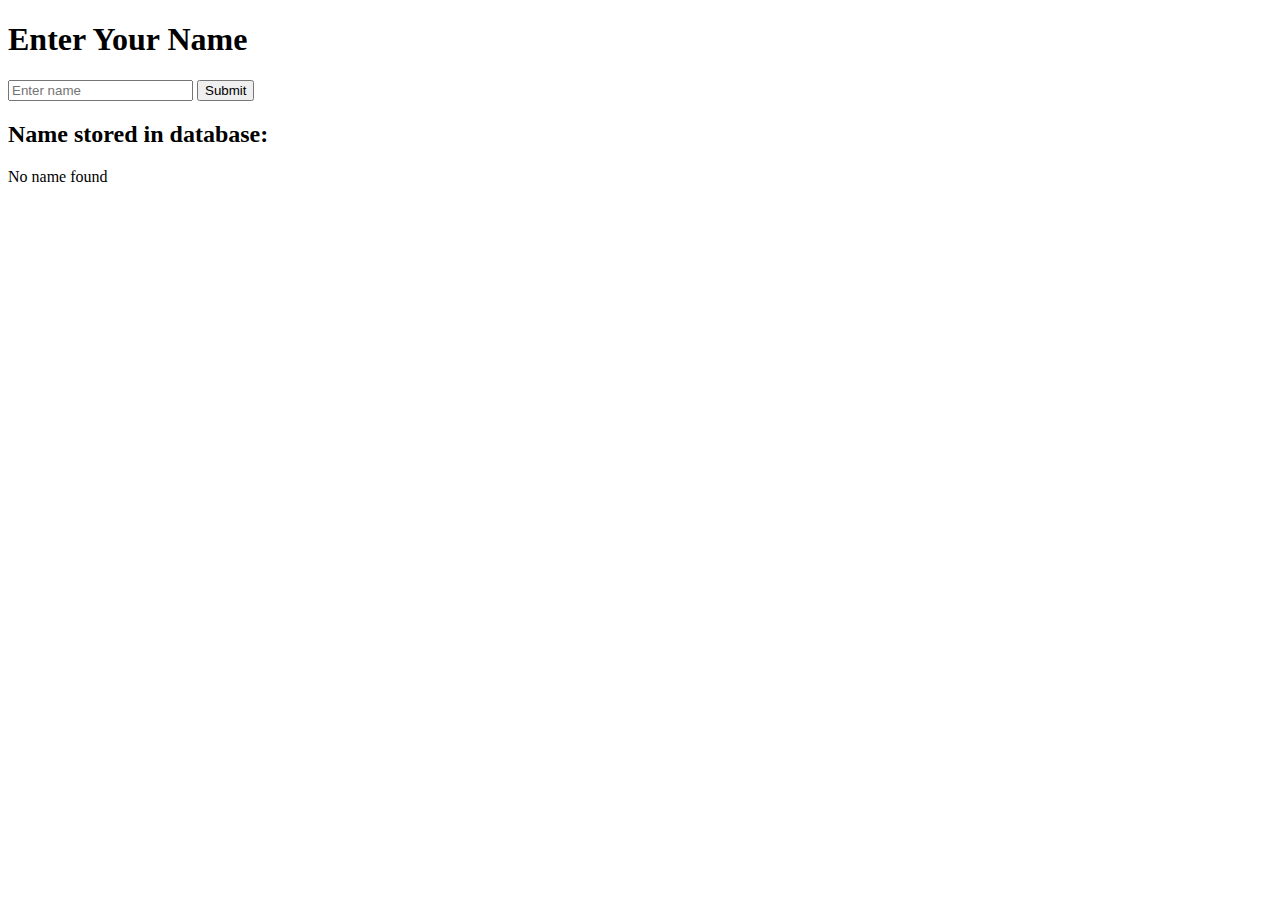
<file: src/main/index.html>
<!DOCTYPE html>
<html lang="en">
<head>
    <meta charset="UTF-8">
    <meta name="viewport" content="width=device-width, initial-scale=1.0">
    <title>Crypto App</title>
</head>
<body>
<h1>Enter Your Name</h1>
<input type="text" id="nameInput" placeholder="Enter name">
<button onclick="submitName()">Submit</button>

<h2>Name stored in database:</h2>
<p id="storedName">No name found</p>

<script>
        async function submitName() {
           let name = document.getElementById("nameInput").value;

           const response = await fetch("http://localhost:8080/api/user", {
                method: "POST",
                headers: { "Content-Type": "application/json" },
                body: JSON.stringify({ name })
           });


            if (response.ok) {
                const storedName = await response.json();
                document.getElementById("storedName").innerText = storedName.name;
                document.getElementById("nameInput").value = "";
            }
        }

        async function fetchName() {
            const response = await fetch("http://localhost:8080/api/user");
            let data = await response.json();
            document.getElementById("storedName").innerText = data.name;
        }

        fetchName();
    </script>
</body>
</html>
</file>
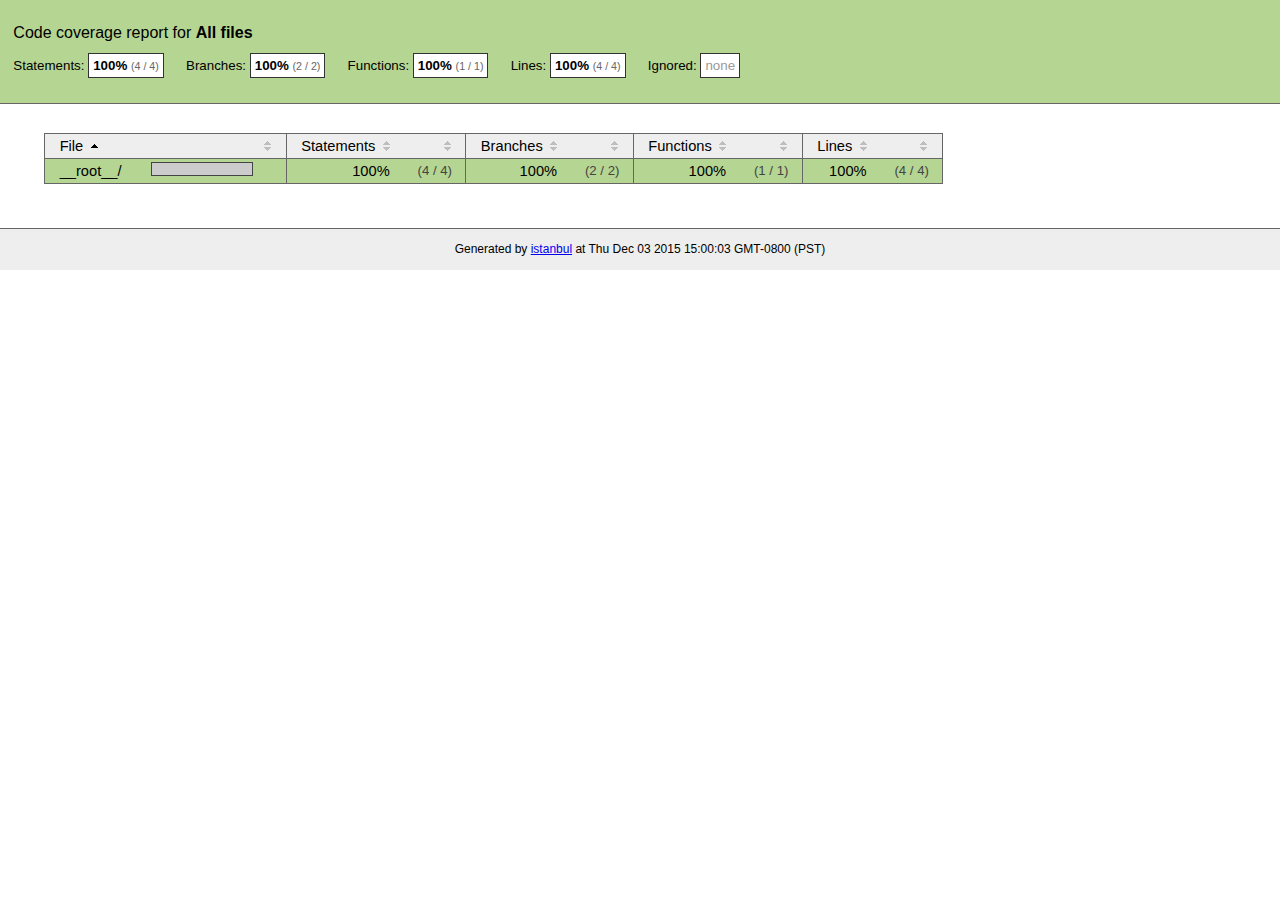
<file: .metadata/.plugins/org.eclipse.wildwebdeveloper.embedder.node/node-v16.14.2-win-x64/node_modules/npm/node_modules/unique-filename/coverage/index.html>
<!doctype html>
<html lang="en">
<head>
    <title>Code coverage report for All files</title>
    <meta charset="utf-8">
    <link rel="stylesheet" href="prettify.css">
    <link rel="stylesheet" href="base.css">
    <style type='text/css'>
        div.coverage-summary .sorter {
            background-image: url(sort-arrow-sprite.png);
        }
    </style>
</head>
<body>
<div class="header high">
    <h1>Code coverage report for <span class="entity">All files</span></h1>
    <h2>
        Statements: <span class="metric">100% <small>(4 / 4)</small></span> &nbsp;&nbsp;&nbsp;&nbsp;
        Branches: <span class="metric">100% <small>(2 / 2)</small></span> &nbsp;&nbsp;&nbsp;&nbsp;
        Functions: <span class="metric">100% <small>(1 / 1)</small></span> &nbsp;&nbsp;&nbsp;&nbsp;
        Lines: <span class="metric">100% <small>(4 / 4)</small></span> &nbsp;&nbsp;&nbsp;&nbsp;
        Ignored: <span class="metric"><span class="ignore-none">none</span></span> &nbsp;&nbsp;&nbsp;&nbsp;
    </h2>
    <div class="path"></div>
</div>
<div class="body">
<div class="coverage-summary">
<table>
<thead>
<tr>
   <th data-col="file" data-fmt="html" data-html="true" class="file">File</th>
   <th data-col="pic" data-type="number" data-fmt="html" data-html="true" class="pic"></th>
   <th data-col="statements" data-type="number" data-fmt="pct" class="pct">Statements</th>
   <th data-col="statements_raw" data-type="number" data-fmt="html" class="abs"></th>
   <th data-col="branches" data-type="number" data-fmt="pct" class="pct">Branches</th>
   <th data-col="branches_raw" data-type="number" data-fmt="html" class="abs"></th>
   <th data-col="functions" data-type="number" data-fmt="pct" class="pct">Functions</th>
   <th data-col="functions_raw" data-type="number" data-fmt="html" class="abs"></th>
   <th data-col="lines" data-type="number" data-fmt="pct" class="pct">Lines</th>
   <th data-col="lines_raw" data-type="number" data-fmt="html" class="abs"></th>
</tr>
</thead>
<tbody><tr>
	<td class="file high" data-value="__root__/"><a href="__root__/index.html">__root__/</a></td>
	<td data-value="100" class="pic high"><span class="cover-fill cover-full" style="width: 100px;"></span><span class="cover-empty" style="width:0px;"></span></td>
	<td data-value="100" class="pct high">100%</td>
	<td data-value="4" class="abs high">(4&nbsp;/&nbsp;4)</td>
	<td data-value="100" class="pct high">100%</td>
	<td data-value="2" class="abs high">(2&nbsp;/&nbsp;2)</td>
	<td data-value="100" class="pct high">100%</td>
	<td data-value="1" class="abs high">(1&nbsp;/&nbsp;1)</td>
	<td data-value="100" class="pct high">100%</td>
	<td data-value="4" class="abs high">(4&nbsp;/&nbsp;4)</td>
	</tr>

</tbody>
</table>
</div>
</div>
<div class="footer">
    <div class="meta">Generated by <a href="http://istanbul-js.org/" target="_blank">istanbul</a> at Thu Dec 03 2015 15:00:03 GMT-0800 (PST)</div>
</div>
<script src="prettify.js"></script>
<script>
window.onload = function () {
        if (typeof prettyPrint === 'function') {
            prettyPrint();
        }
};
</script>
<script src="sorter.js"></script>
</body>
</html>
</file>
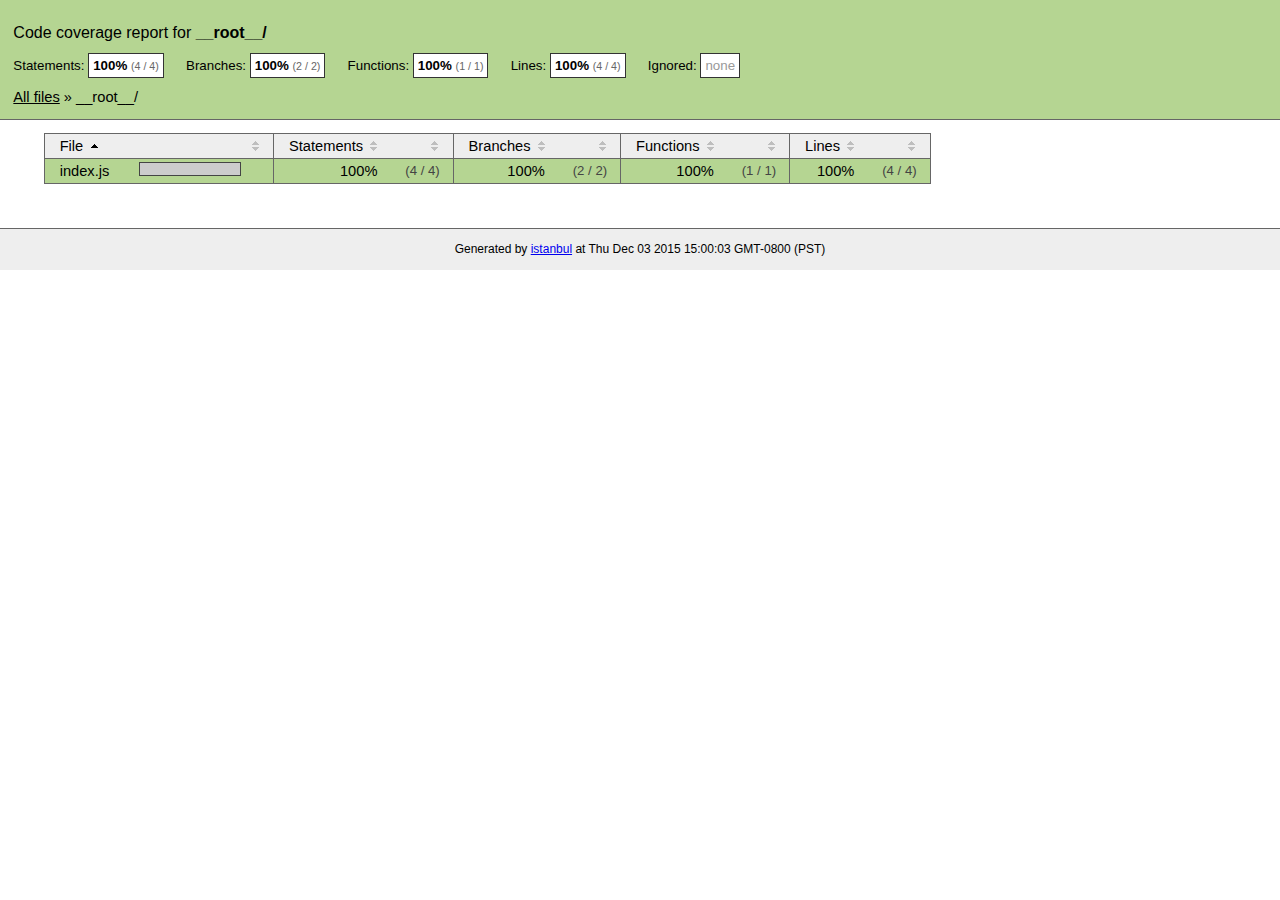
<file: .metadata/.plugins/org.eclipse.wildwebdeveloper.embedder.node/node-v16.14.2-win-x64/node_modules/npm/node_modules/unique-filename/coverage/__root__/index.html>
<!doctype html>
<html lang="en">
<head>
    <title>Code coverage report for __root__/</title>
    <meta charset="utf-8">
    <link rel="stylesheet" href="../prettify.css">
    <link rel="stylesheet" href="../base.css">
    <style type='text/css'>
        div.coverage-summary .sorter {
            background-image: url(../sort-arrow-sprite.png);
        }
    </style>
</head>
<body>
<div class="header high">
    <h1>Code coverage report for <span class="entity">__root__/</span></h1>
    <h2>
        Statements: <span class="metric">100% <small>(4 / 4)</small></span> &nbsp;&nbsp;&nbsp;&nbsp;
        Branches: <span class="metric">100% <small>(2 / 2)</small></span> &nbsp;&nbsp;&nbsp;&nbsp;
        Functions: <span class="metric">100% <small>(1 / 1)</small></span> &nbsp;&nbsp;&nbsp;&nbsp;
        Lines: <span class="metric">100% <small>(4 / 4)</small></span> &nbsp;&nbsp;&nbsp;&nbsp;
        Ignored: <span class="metric"><span class="ignore-none">none</span></span> &nbsp;&nbsp;&nbsp;&nbsp;
    </h2>
    <div class="path"><a href="../index.html">All files</a> &#187; __root__/</div>
</div>
<div class="body">
<div class="coverage-summary">
<table>
<thead>
<tr>
   <th data-col="file" data-fmt="html" data-html="true" class="file">File</th>
   <th data-col="pic" data-type="number" data-fmt="html" data-html="true" class="pic"></th>
   <th data-col="statements" data-type="number" data-fmt="pct" class="pct">Statements</th>
   <th data-col="statements_raw" data-type="number" data-fmt="html" class="abs"></th>
   <th data-col="branches" data-type="number" data-fmt="pct" class="pct">Branches</th>
   <th data-col="branches_raw" data-type="number" data-fmt="html" class="abs"></th>
   <th data-col="functions" data-type="number" data-fmt="pct" class="pct">Functions</th>
   <th data-col="functions_raw" data-type="number" data-fmt="html" class="abs"></th>
   <th data-col="lines" data-type="number" data-fmt="pct" class="pct">Lines</th>
   <th data-col="lines_raw" data-type="number" data-fmt="html" class="abs"></th>
</tr>
</thead>
<tbody><tr>
	<td class="file high" data-value="index.js"><a href="index.js.html">index.js</a></td>
	<td data-value="100" class="pic high"><span class="cover-fill cover-full" style="width: 100px;"></span><span class="cover-empty" style="width:0px;"></span></td>
	<td data-value="100" class="pct high">100%</td>
	<td data-value="4" class="abs high">(4&nbsp;/&nbsp;4)</td>
	<td data-value="100" class="pct high">100%</td>
	<td data-value="2" class="abs high">(2&nbsp;/&nbsp;2)</td>
	<td data-value="100" class="pct high">100%</td>
	<td data-value="1" class="abs high">(1&nbsp;/&nbsp;1)</td>
	<td data-value="100" class="pct high">100%</td>
	<td data-value="4" class="abs high">(4&nbsp;/&nbsp;4)</td>
	</tr>

</tbody>
</table>
</div>
</div>
<div class="footer">
    <div class="meta">Generated by <a href="http://istanbul-js.org/" target="_blank">istanbul</a> at Thu Dec 03 2015 15:00:03 GMT-0800 (PST)</div>
</div>
<script src="../prettify.js"></script>
<script>
window.onload = function () {
        if (typeof prettyPrint === 'function') {
            prettyPrint();
        }
};
</script>
<script src="../sorter.js"></script>
</body>
</html>
</file>
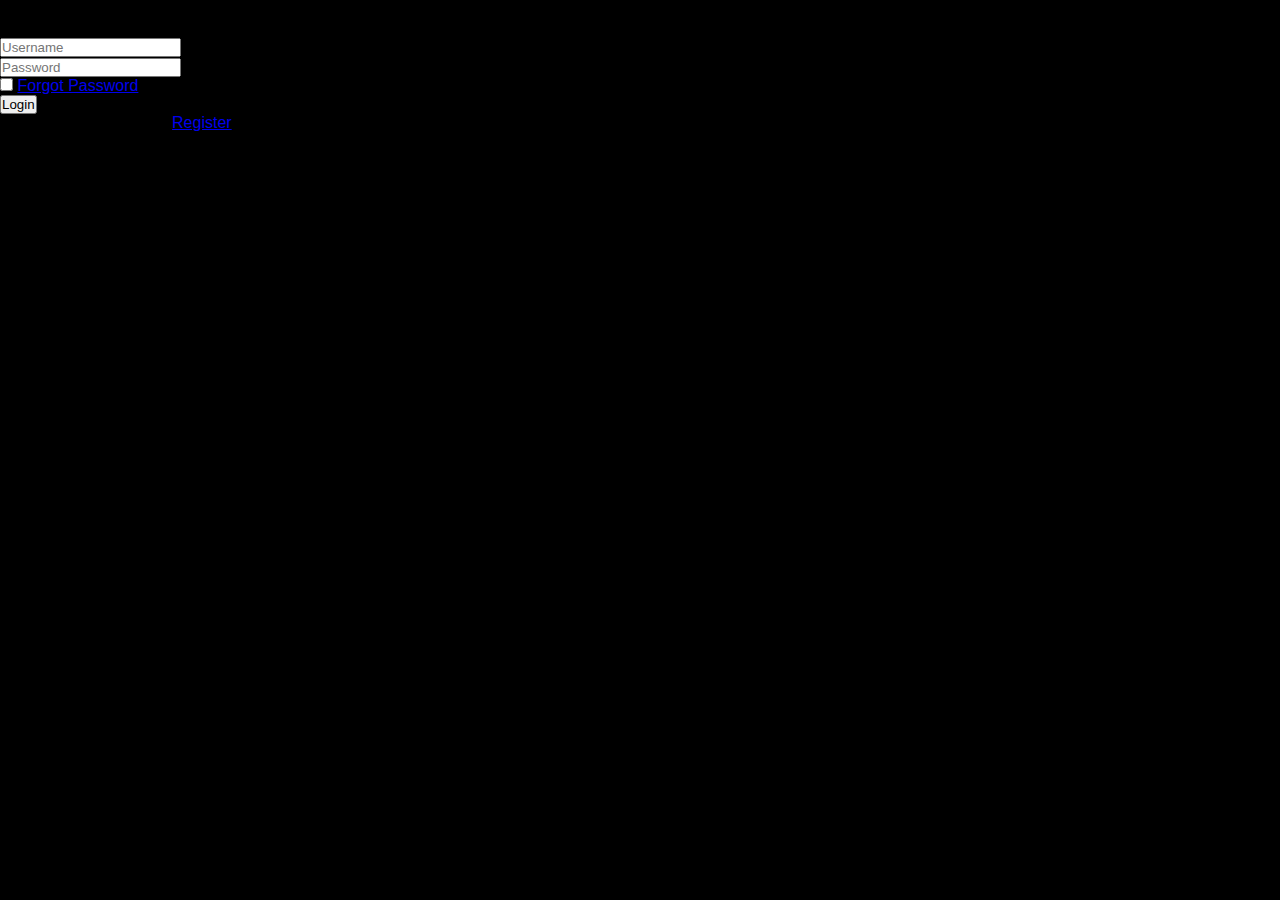
<file: src/Login.html>
<!DOCTYPE html>
<html lang="en">

<head>
    <meta charset="UTF-8">
    <meta name="viewport" content="width=device-width, initial-scale=1.0">
    <title> Login Form | Anthony Spadola</title>
    <link rel="stylesheet" href="styles.css">
    <link href='https://unpkg.com/boxicons@2.1.4/css/boxicons.min.css' rel='stylesheet'>
</head>

<body>
    <div class="wrapper">
        <form action=""></form>
        <h1>Login</h1>
        <div class="input-box">
            <input type="text" placeholder="Username" required>
            <i class='bx bx-user' ></i>
        </div>
        <div class="input-box">
            <input type="password" placeholder="Password" required>
            <i class='bx bxs-lock-alt' ></i>
        </div>
        <div class="remember-forgot">
            <label><input type="checkbox" placeholder="Remember Me" required>
            </label>
            <a href="#">Forgot Password</a>
        </div>
    </div>
    <button type="submit" class="btn">Login</button>
    <div class="register-link">
        <p> Don't have an account? <a href="#">Register</a></p>
    </div> 
</body>

</html>
</file>
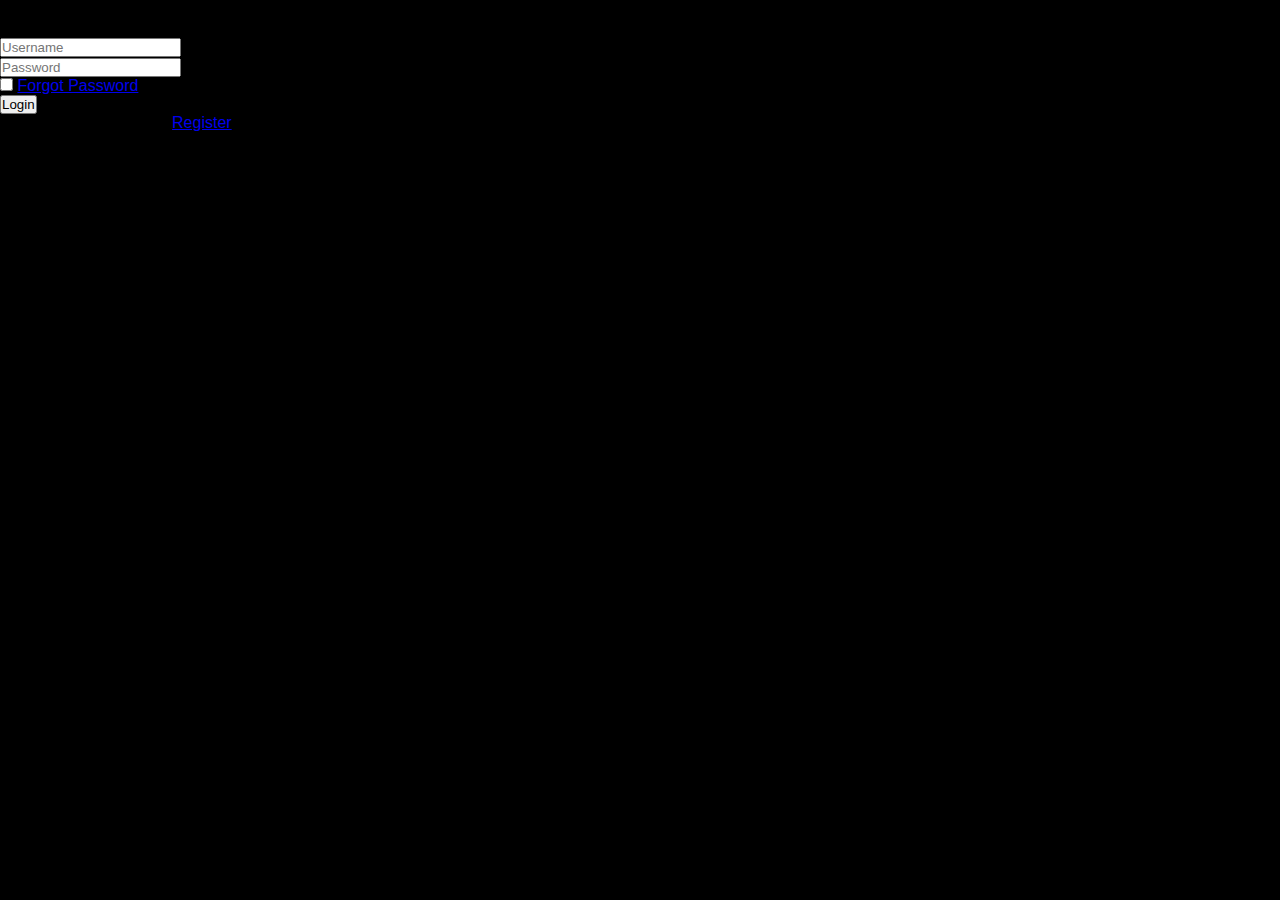
<file: bin/src/Login.html>
<!DOCTYPE html>
<html lang="en">

<head>
    <meta charset="UTF-8">
    <meta name="viewport" content="width=device-width, initial-scale=1.0">
    <title> Login Form | Anthony Spadola</title>
    <link rel="stylesheet" href="styles.css">
    <link href='https://unpkg.com/boxicons@2.1.4/css/boxicons.min.css' rel='stylesheet'>
</head>

<body>
    <div class="wrapper">
        <form action=""></form>
        <h1>Login</h1>
        <div class="input-box">
            <input type="text" placeholder="Username" required>
            <i class='bx bx-user' ></i>
        </div>
        <div class="input-box">
            <input type="password" placeholder="Password" required>
            <i class='bx bxs-lock-alt' ></i>
        </div>
        <div class="remember-forgot">
            <label><input type="checkbox" placeholder="Remember Me" required>
            </label>
            <a href="#">Forgot Password</a>
        </div>
    </div>
    <button type="submit" class="btn">Login</button>
    <div class="register-link">
        <p> Don't have an account? <a href="#">Register</a></p>
    </div> 
</body>

</html>
</file>
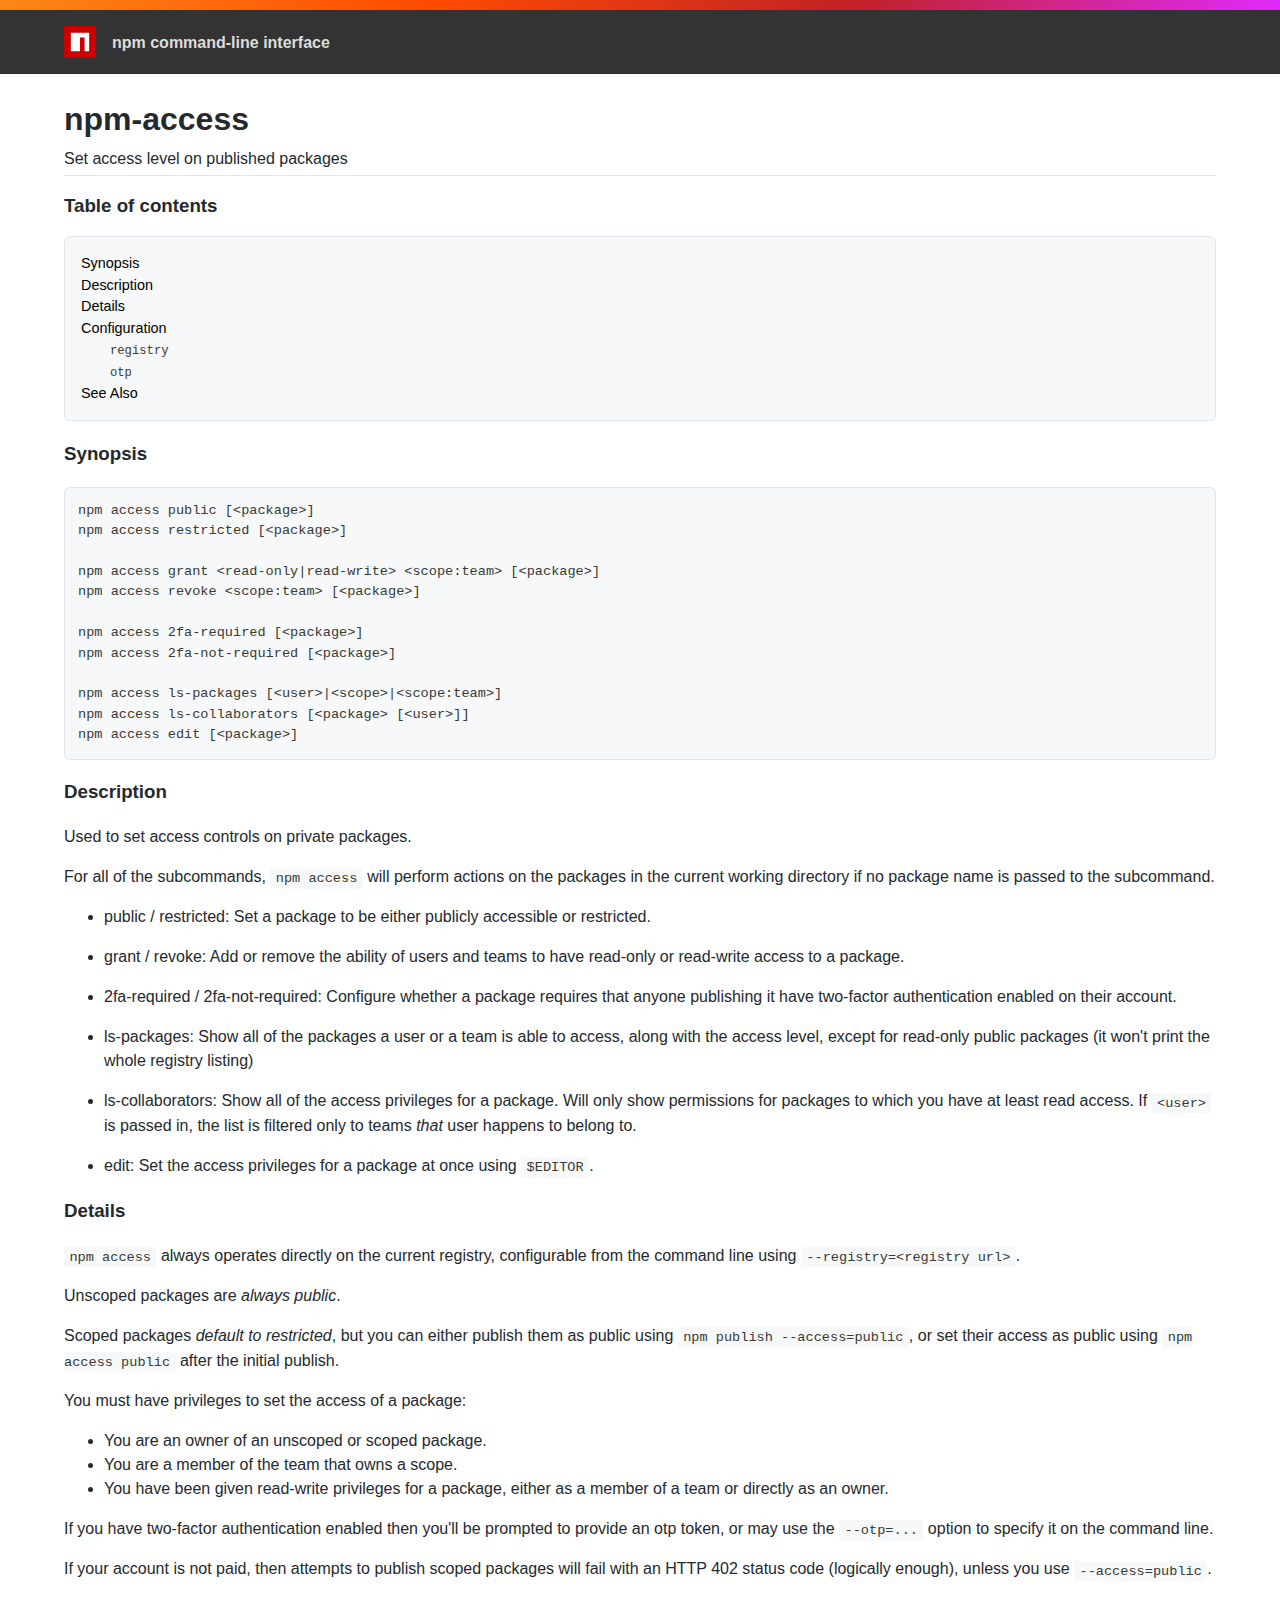
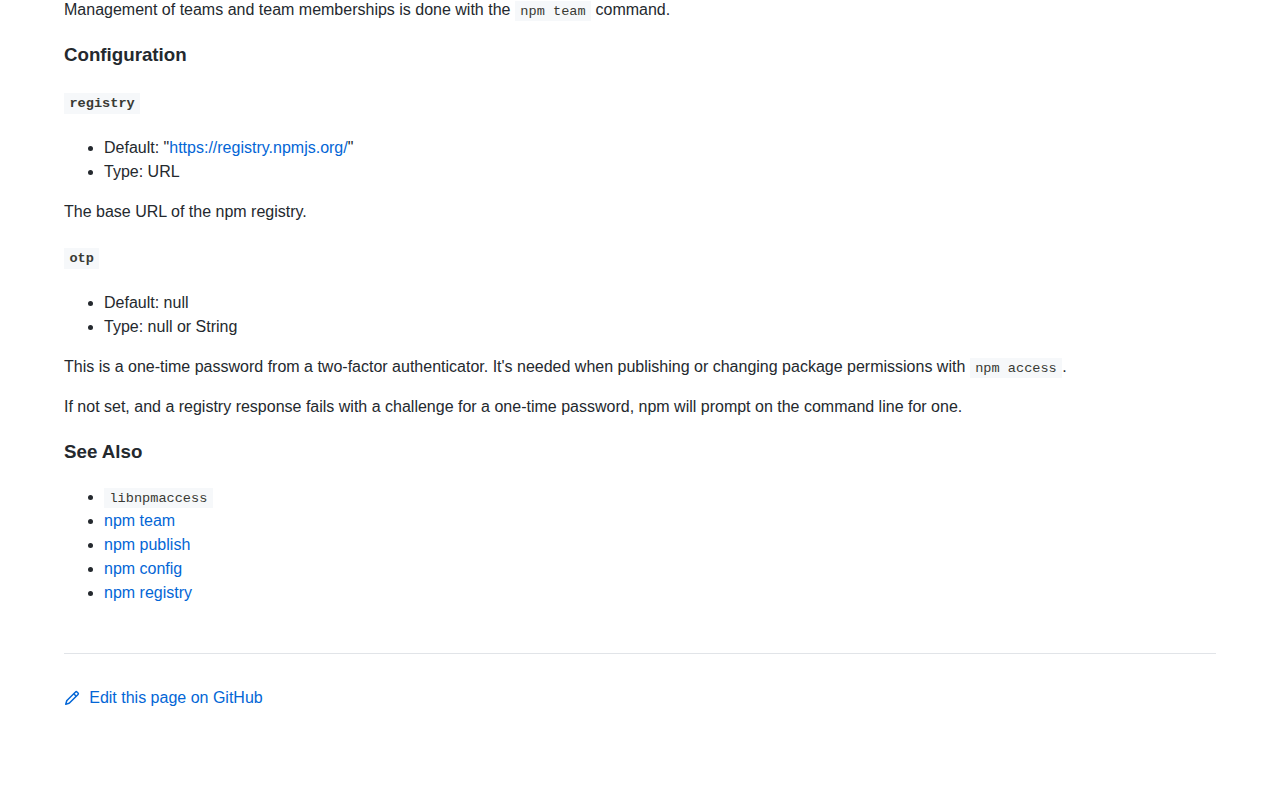
<file: .metadata/.plugins/org.eclipse.wildwebdeveloper.embedder.node/node-v16.14.2-win-x64/node_modules/npm/docs/output/commands/npm-access.html>
<!DOCTYPE html><html><head>
<meta charset="utf-8">
<title>npm-access</title>
<style>
body {
    background-color: #ffffff;
    color: #24292e;

    margin: 0;

    line-height: 1.5;

    font-family: -apple-system, BlinkMacSystemFont, "Segoe UI", Helvetica, Arial, sans-serif, "Apple Color Emoji", "Segoe UI Emoji";
}
#rainbar {
    height: 10px;
    background-image: linear-gradient(139deg, #fb8817, #ff4b01, #c12127, #e02aff);
}

a {
    text-decoration: none;
    color: #0366d6;
}
a:hover {
    text-decoration: underline;
}

pre {
    margin: 1em 0px;
    padding: 1em;
    border: solid 1px #e1e4e8;
    border-radius: 6px;

    display: block;
    overflow: auto;

    white-space: pre;

    background-color: #f6f8fa;
    color: #393a34;
}
code {
    font-family: SFMono-Regular, Consolas, "Liberation Mono", Menlo, Courier, monospace;
    font-size: 85%;
    padding: 0.2em 0.4em;
    background-color: #f6f8fa;
    color: #393a34;
}
pre > code {
    padding: 0;
    background-color: inherit;
    color: inherit;
}
h1, h2, h3 {
    font-weight: 600;
}

#logobar {
    background-color: #333333;
    margin: 0 auto;
    padding: 1em 4em;
}
#logobar .logo {
    float: left;
}
#logobar .title {
    font-weight: 600;
    color: #dddddd;
    float: left;
    margin: 5px 0 0 1em;
}
#logobar:after {
    content: "";
    display: block;
    clear: both;
}

#content {
    margin: 0 auto;
    padding: 0 4em;
}

#table_of_contents > h2 {
    font-size: 1.17em;
}
#table_of_contents ul:first-child {
    border: solid 1px #e1e4e8;
    border-radius: 6px;
    padding: 1em;
    background-color: #f6f8fa;
    color: #393a34;
}
#table_of_contents ul {
    list-style-type: none;
    padding-left: 1.5em;
}
#table_of_contents li {
    font-size: 0.9em;
}
#table_of_contents li a {
    color: #000000;
}

header.title {
    border-bottom: solid 1px #e1e4e8;
}
header.title > h1 {
    margin-bottom: 0.25em;
}
header.title > .description {
    display: block;
    margin-bottom: 0.5em;
    line-height: 1;
}

footer#edit {
    border-top: solid 1px #e1e4e8;
    margin: 3em 0 4em 0;
    padding-top: 2em;
}
</style>
</head>
<body>
<div id="banner">
<div id="rainbar"></div>
<div id="logobar">
<svg class="logo" role="img" height="32" width="32" viewBox="0 0 700 700">
<polygon fill="#cb0000" points="0,700 700,700 700,0 0,0"></polygon>
<polygon fill="#ffffff" points="150,550 350,550 350,250 450,250 450,550 550,550 550,150 150,150"></polygon>
</svg>
<div class="title">
npm command-line interface
</div>
</div>
</div>

<section id="content">
<header class="title">
<h1 id="npm-access">npm-access</h1>
<span class="description">Set access level on published packages</span>
</header>

<section id="table_of_contents">
<h2 id="table-of-contents">Table of contents</h2>
<div id="_table_of_contents"><ul><li><a href="#synopsis">Synopsis</a></li><li><a href="#description">Description</a></li><li><a href="#details">Details</a></li><li><a href="#configuration">Configuration</a></li><ul><li><a href="#registry"><code>registry</code></a></li><li><a href="#otp"><code>otp</code></a></li></ul><li><a href="#see-also">See Also</a></li></ul></div>
</section>

<div id="_content"><h3 id="synopsis">Synopsis</h3>
<pre lang="bash"><code>npm access public [&lt;package&gt;]
npm access restricted [&lt;package&gt;]

npm access grant &lt;read-only|read-write&gt; &lt;scope:team&gt; [&lt;package&gt;]
npm access revoke &lt;scope:team&gt; [&lt;package&gt;]

npm access 2fa-required [&lt;package&gt;]
npm access 2fa-not-required [&lt;package&gt;]

npm access ls-packages [&lt;user&gt;|&lt;scope&gt;|&lt;scope:team&gt;]
npm access ls-collaborators [&lt;package&gt; [&lt;user&gt;]]
npm access edit [&lt;package&gt;]
</code></pre>
<h3 id="description">Description</h3>
<p>Used to set access controls on private packages.</p>
<p>For all of the subcommands, <code>npm access</code> will perform actions on the packages
in the current working directory if no package name is passed to the
subcommand.</p>
<ul>
<li>
<p>public / restricted:
Set a package to be either publicly accessible or restricted.</p>
</li>
<li>
<p>grant / revoke:
Add or remove the ability of users and teams to have read-only or read-write
access to a package.</p>
</li>
<li>
<p>2fa-required / 2fa-not-required:
Configure whether a package requires that anyone publishing it have two-factor
authentication enabled on their account.</p>
</li>
<li>
<p>ls-packages:
Show all of the packages a user or a team is able to access, along with the
access level, except for read-only public packages (it won't print the whole
registry listing)</p>
</li>
<li>
<p>ls-collaborators:
Show all of the access privileges for a package. Will only show permissions
for packages to which you have at least read access. If <code>&lt;user&gt;</code> is passed in,
the list is filtered only to teams <em>that</em> user happens to belong to.</p>
</li>
<li>
<p>edit:
Set the access privileges for a package at once using <code>$EDITOR</code>.</p>
</li>
</ul>
<h3 id="details">Details</h3>
<p><code>npm access</code> always operates directly on the current registry, configurable
from the command line using <code>--registry=&lt;registry url&gt;</code>.</p>
<p>Unscoped packages are <em>always public</em>.</p>
<p>Scoped packages <em>default to restricted</em>, but you can either publish them as
public using <code>npm publish --access=public</code>, or set their access as public using
<code>npm access public</code> after the initial publish.</p>
<p>You must have privileges to set the access of a package:</p>
<ul>
<li>You are an owner of an unscoped or scoped package.</li>
<li>You are a member of the team that owns a scope.</li>
<li>You have been given read-write privileges for a package, either as a member
of a team or directly as an owner.</li>
</ul>
<p>If you have two-factor authentication enabled then you'll be prompted to
provide an otp token, or may use the <code>--otp=...</code> option to specify it on
the command line.</p>
<p>If your account is not paid, then attempts to publish scoped packages will
fail with an HTTP 402 status code (logically enough), unless you use
<code>--access=public</code>.</p>
<p>Management of teams and team memberships is done with the <code>npm team</code> command.</p>
<h3 id="configuration">Configuration</h3>
<!-- raw HTML omitted -->
<!-- raw HTML omitted -->
<!-- raw HTML omitted -->
<h4 id="registry"><code>registry</code></h4>
<ul>
<li>Default: "<a href="https://registry.npmjs.org/">https://registry.npmjs.org/</a>"</li>
<li>Type: URL</li>
</ul>
<p>The base URL of the npm registry.</p>
<!-- raw HTML omitted -->
<!-- raw HTML omitted -->
<h4 id="otp"><code>otp</code></h4>
<ul>
<li>Default: null</li>
<li>Type: null or String</li>
</ul>
<p>This is a one-time password from a two-factor authenticator. It's needed
when publishing or changing package permissions with <code>npm access</code>.</p>
<p>If not set, and a registry response fails with a challenge for a one-time
password, npm will prompt on the command line for one.</p>
<!-- raw HTML omitted -->
<!-- raw HTML omitted -->
<!-- raw HTML omitted -->
<h3 id="see-also">See Also</h3>
<ul>
<li><a href="https://npm.im/libnpmaccess"><code>libnpmaccess</code></a></li>
<li><a href="../commands/npm-team.html">npm team</a></li>
<li><a href="../commands/npm-publish.html">npm publish</a></li>
<li><a href="../commands/npm-config.html">npm config</a></li>
<li><a href="../using-npm/registry.html">npm registry</a></li>
</ul>
</div>

<footer id="edit">
<a href="https://github.com/npm/cli/edit/latest/docs/content/commands/npm-access.md">
<svg role="img" viewBox="0 0 16 16" width="16" height="16" fill="currentcolor" style="vertical-align: text-bottom; margin-right: 0.3em;">
<path fill-rule="evenodd" d="M11.013 1.427a1.75 1.75 0 012.474 0l1.086 1.086a1.75 1.75 0 010 2.474l-8.61 8.61c-.21.21-.47.364-.756.445l-3.251.93a.75.75 0 01-.927-.928l.929-3.25a1.75 1.75 0 01.445-.758l8.61-8.61zm1.414 1.06a.25.25 0 00-.354 0L10.811 3.75l1.439 1.44 1.263-1.263a.25.25 0 000-.354l-1.086-1.086zM11.189 6.25L9.75 4.81l-6.286 6.287a.25.25 0 00-.064.108l-.558 1.953 1.953-.558a.249.249 0 00.108-.064l6.286-6.286z"></path>
</svg>
Edit this page on GitHub
</a>
</footer>
</section>



</body></html>
</file>
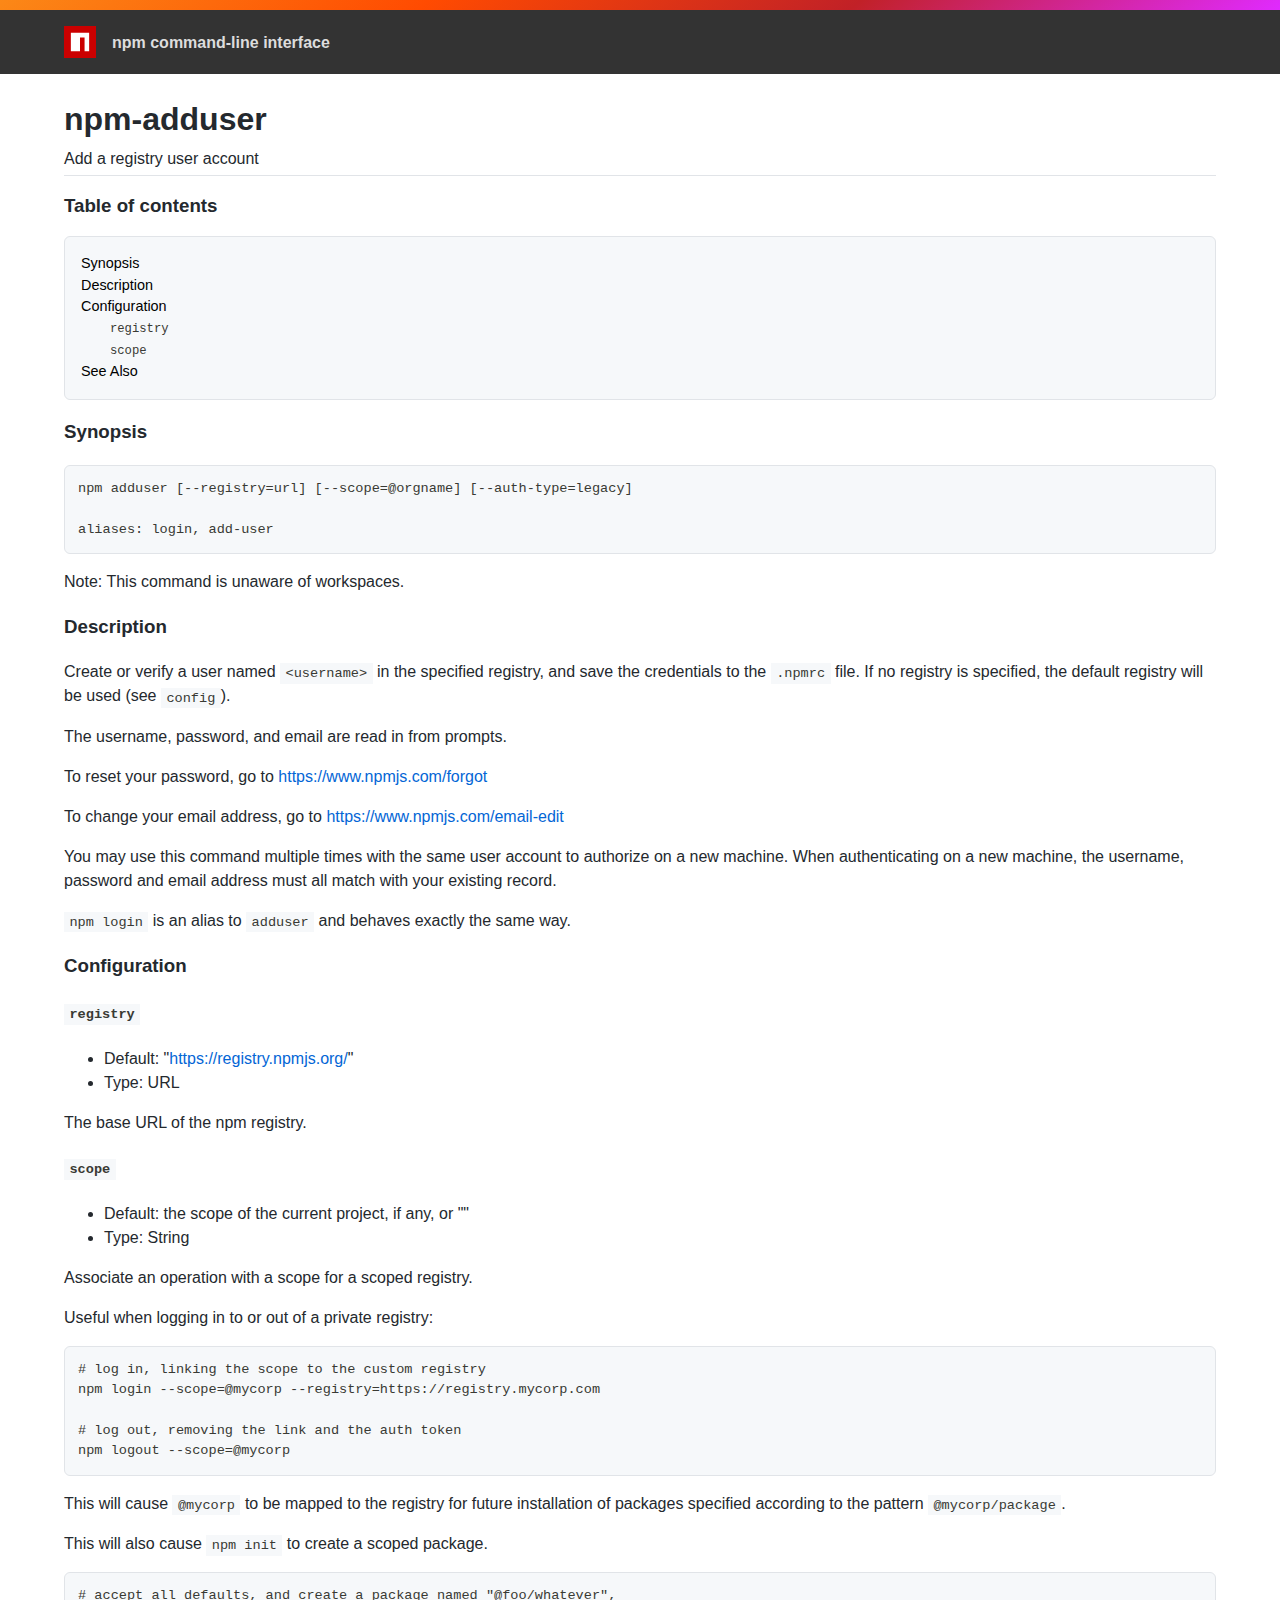
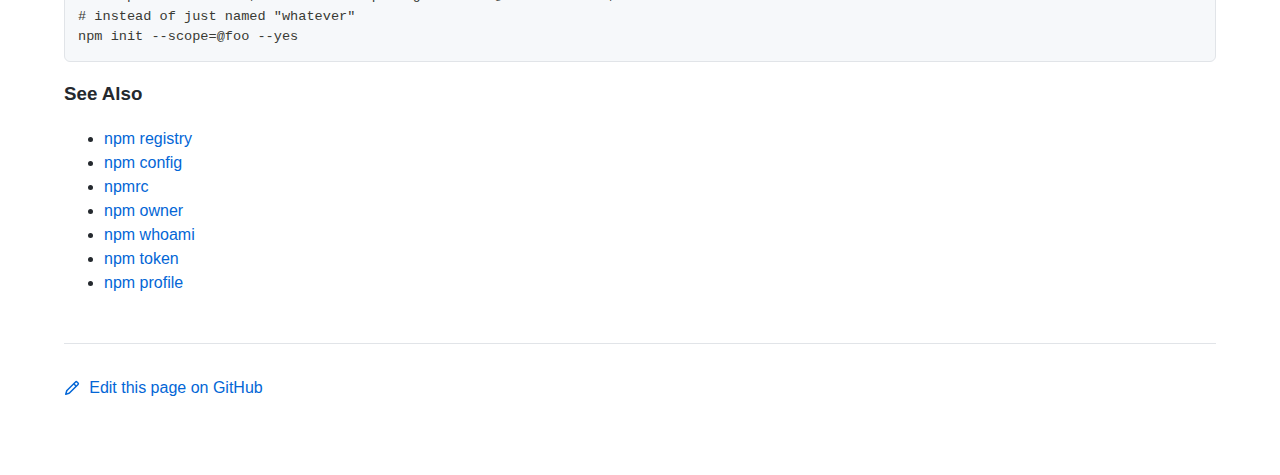
<file: .metadata/.plugins/org.eclipse.wildwebdeveloper.embedder.node/node-v16.14.2-win-x64/node_modules/npm/docs/output/commands/npm-adduser.html>
<!DOCTYPE html><html><head>
<meta charset="utf-8">
<title>npm-adduser</title>
<style>
body {
    background-color: #ffffff;
    color: #24292e;

    margin: 0;

    line-height: 1.5;

    font-family: -apple-system, BlinkMacSystemFont, "Segoe UI", Helvetica, Arial, sans-serif, "Apple Color Emoji", "Segoe UI Emoji";
}
#rainbar {
    height: 10px;
    background-image: linear-gradient(139deg, #fb8817, #ff4b01, #c12127, #e02aff);
}

a {
    text-decoration: none;
    color: #0366d6;
}
a:hover {
    text-decoration: underline;
}

pre {
    margin: 1em 0px;
    padding: 1em;
    border: solid 1px #e1e4e8;
    border-radius: 6px;

    display: block;
    overflow: auto;

    white-space: pre;

    background-color: #f6f8fa;
    color: #393a34;
}
code {
    font-family: SFMono-Regular, Consolas, "Liberation Mono", Menlo, Courier, monospace;
    font-size: 85%;
    padding: 0.2em 0.4em;
    background-color: #f6f8fa;
    color: #393a34;
}
pre > code {
    padding: 0;
    background-color: inherit;
    color: inherit;
}
h1, h2, h3 {
    font-weight: 600;
}

#logobar {
    background-color: #333333;
    margin: 0 auto;
    padding: 1em 4em;
}
#logobar .logo {
    float: left;
}
#logobar .title {
    font-weight: 600;
    color: #dddddd;
    float: left;
    margin: 5px 0 0 1em;
}
#logobar:after {
    content: "";
    display: block;
    clear: both;
}

#content {
    margin: 0 auto;
    padding: 0 4em;
}

#table_of_contents > h2 {
    font-size: 1.17em;
}
#table_of_contents ul:first-child {
    border: solid 1px #e1e4e8;
    border-radius: 6px;
    padding: 1em;
    background-color: #f6f8fa;
    color: #393a34;
}
#table_of_contents ul {
    list-style-type: none;
    padding-left: 1.5em;
}
#table_of_contents li {
    font-size: 0.9em;
}
#table_of_contents li a {
    color: #000000;
}

header.title {
    border-bottom: solid 1px #e1e4e8;
}
header.title > h1 {
    margin-bottom: 0.25em;
}
header.title > .description {
    display: block;
    margin-bottom: 0.5em;
    line-height: 1;
}

footer#edit {
    border-top: solid 1px #e1e4e8;
    margin: 3em 0 4em 0;
    padding-top: 2em;
}
</style>
</head>
<body>
<div id="banner">
<div id="rainbar"></div>
<div id="logobar">
<svg class="logo" role="img" height="32" width="32" viewBox="0 0 700 700">
<polygon fill="#cb0000" points="0,700 700,700 700,0 0,0"></polygon>
<polygon fill="#ffffff" points="150,550 350,550 350,250 450,250 450,550 550,550 550,150 150,150"></polygon>
</svg>
<div class="title">
npm command-line interface
</div>
</div>
</div>

<section id="content">
<header class="title">
<h1 id="npm-adduser">npm-adduser</h1>
<span class="description">Add a registry user account</span>
</header>

<section id="table_of_contents">
<h2 id="table-of-contents">Table of contents</h2>
<div id="_table_of_contents"><ul><li><a href="#synopsis">Synopsis</a></li><li><a href="#description">Description</a></li><li><a href="#configuration">Configuration</a></li><ul><li><a href="#registry"><code>registry</code></a></li><li><a href="#scope"><code>scope</code></a></li></ul><li><a href="#see-also">See Also</a></li></ul></div>
</section>

<div id="_content"><h3 id="synopsis">Synopsis</h3>
<pre lang="bash"><code>npm adduser [--registry=url] [--scope=@orgname] [--auth-type=legacy]

aliases: login, add-user
</code></pre>
<p>Note: This command is unaware of workspaces.</p>
<h3 id="description">Description</h3>
<p>Create or verify a user named <code>&lt;username&gt;</code> in the specified registry, and
save the credentials to the <code>.npmrc</code> file. If no registry is specified,
the default registry will be used (see <a href="../using-npm/config.html"><code>config</code></a>).</p>
<p>The username, password, and email are read in from prompts.</p>
<p>To reset your password, go to <a href="https://www.npmjs.com/forgot">https://www.npmjs.com/forgot</a></p>
<p>To change your email address, go to <a href="https://www.npmjs.com/email-edit">https://www.npmjs.com/email-edit</a></p>
<p>You may use this command multiple times with the same user account to
authorize on a new machine.  When authenticating on a new machine,
the username, password and email address must all match with
your existing record.</p>
<p><code>npm login</code> is an alias to <code>adduser</code> and behaves exactly the same way.</p>
<h3 id="configuration">Configuration</h3>
<!-- raw HTML omitted -->
<!-- raw HTML omitted -->
<!-- raw HTML omitted -->
<h4 id="registry"><code>registry</code></h4>
<ul>
<li>Default: "<a href="https://registry.npmjs.org/">https://registry.npmjs.org/</a>"</li>
<li>Type: URL</li>
</ul>
<p>The base URL of the npm registry.</p>
<!-- raw HTML omitted -->
<!-- raw HTML omitted -->
<h4 id="scope"><code>scope</code></h4>
<ul>
<li>Default: the scope of the current project, if any, or ""</li>
<li>Type: String</li>
</ul>
<p>Associate an operation with a scope for a scoped registry.</p>
<p>Useful when logging in to or out of a private registry:</p>
<pre><code># log in, linking the scope to the custom registry
npm login --scope=@mycorp --registry=https://registry.mycorp.com

# log out, removing the link and the auth token
npm logout --scope=@mycorp
</code></pre>
<p>This will cause <code>@mycorp</code> to be mapped to the registry for future
installation of packages specified according to the pattern
<code>@mycorp/package</code>.</p>
<p>This will also cause <code>npm init</code> to create a scoped package.</p>
<pre><code># accept all defaults, and create a package named "@foo/whatever",
# instead of just named "whatever"
npm init --scope=@foo --yes
</code></pre>
<!-- raw HTML omitted -->
<!-- raw HTML omitted -->
<!-- raw HTML omitted -->
<h3 id="see-also">See Also</h3>
<ul>
<li><a href="../using-npm/registry.html">npm registry</a></li>
<li><a href="../commands/npm-config.html">npm config</a></li>
<li><a href="../configuring-npm/npmrc.html">npmrc</a></li>
<li><a href="../commands/npm-owner.html">npm owner</a></li>
<li><a href="../commands/npm-whoami.html">npm whoami</a></li>
<li><a href="../commands/npm-token.html">npm token</a></li>
<li><a href="../commands/npm-profile.html">npm profile</a></li>
</ul>
</div>

<footer id="edit">
<a href="https://github.com/npm/cli/edit/latest/docs/content/commands/npm-adduser.md">
<svg role="img" viewBox="0 0 16 16" width="16" height="16" fill="currentcolor" style="vertical-align: text-bottom; margin-right: 0.3em;">
<path fill-rule="evenodd" d="M11.013 1.427a1.75 1.75 0 012.474 0l1.086 1.086a1.75 1.75 0 010 2.474l-8.61 8.61c-.21.21-.47.364-.756.445l-3.251.93a.75.75 0 01-.927-.928l.929-3.25a1.75 1.75 0 01.445-.758l8.61-8.61zm1.414 1.06a.25.25 0 00-.354 0L10.811 3.75l1.439 1.44 1.263-1.263a.25.25 0 000-.354l-1.086-1.086zM11.189 6.25L9.75 4.81l-6.286 6.287a.25.25 0 00-.064.108l-.558 1.953 1.953-.558a.249.249 0 00.108-.064l6.286-6.286z"></path>
</svg>
Edit this page on GitHub
</a>
</footer>
</section>



</body></html>
</file>
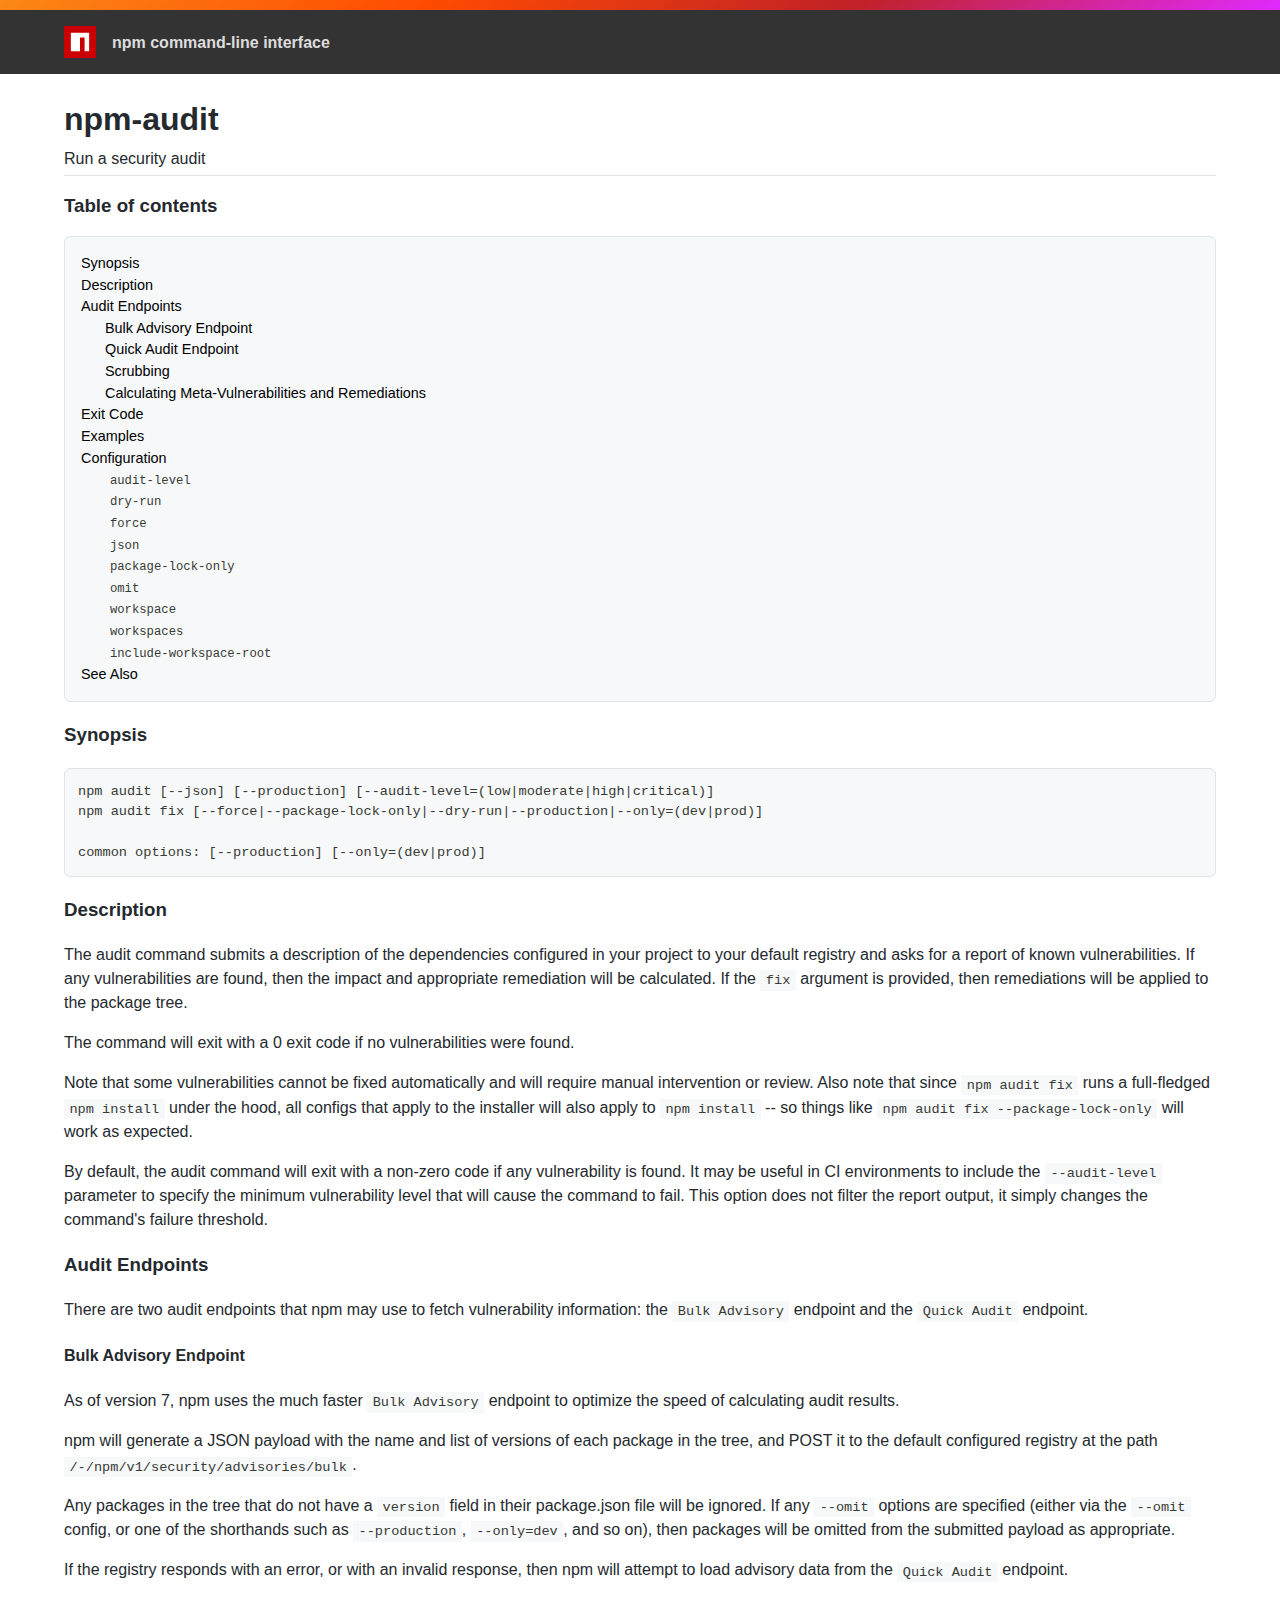
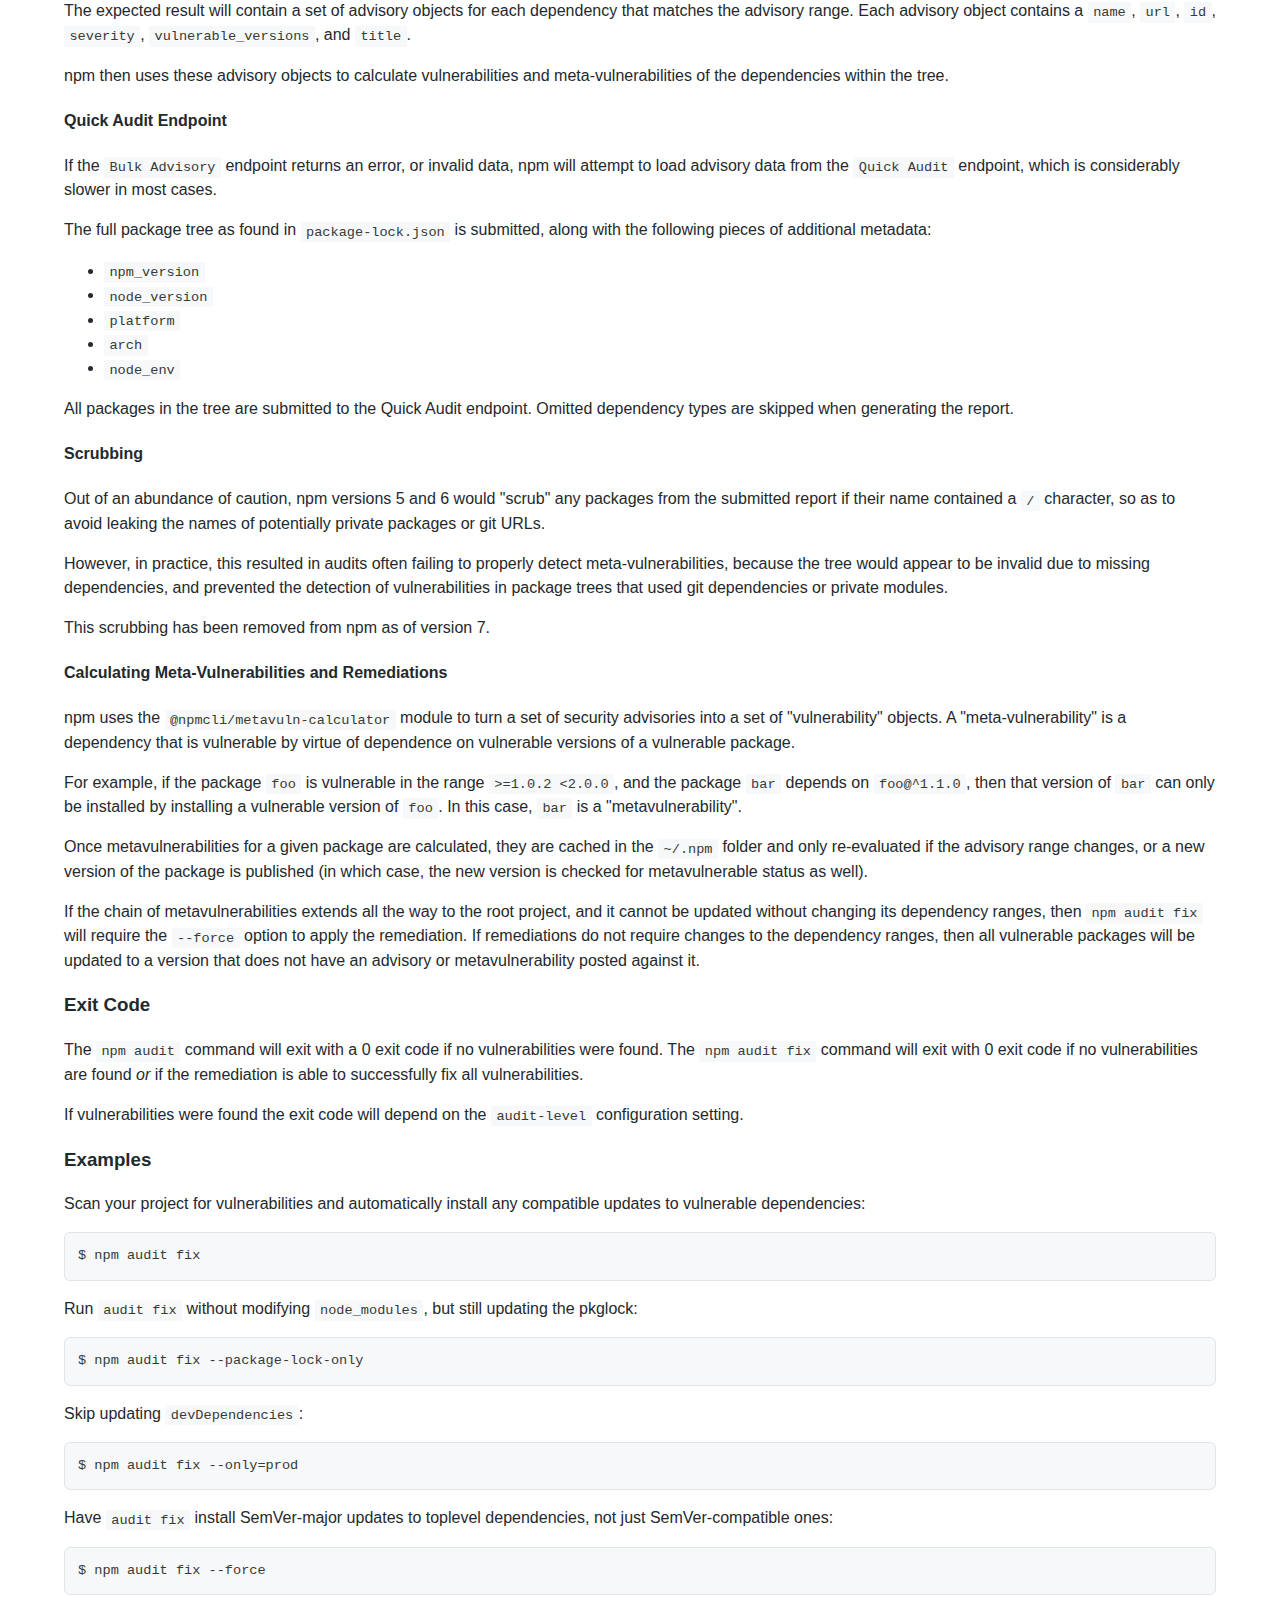
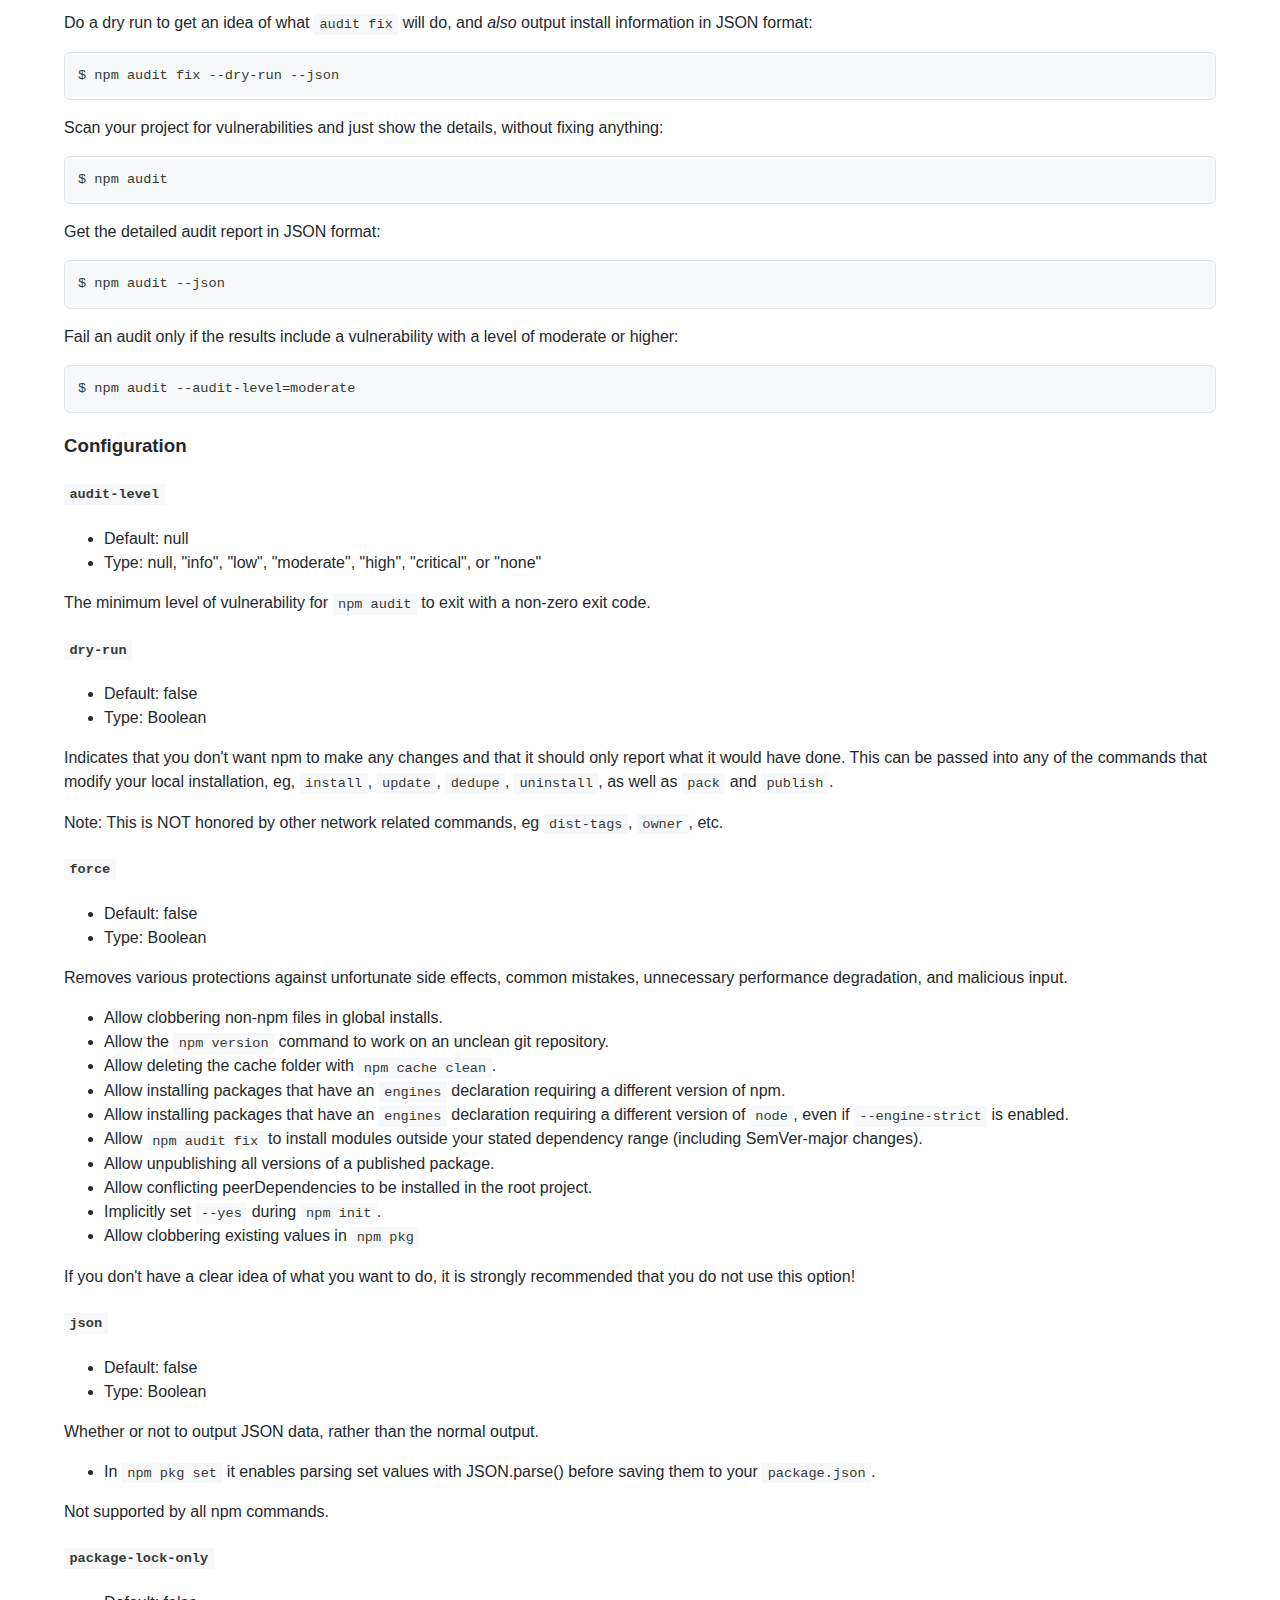
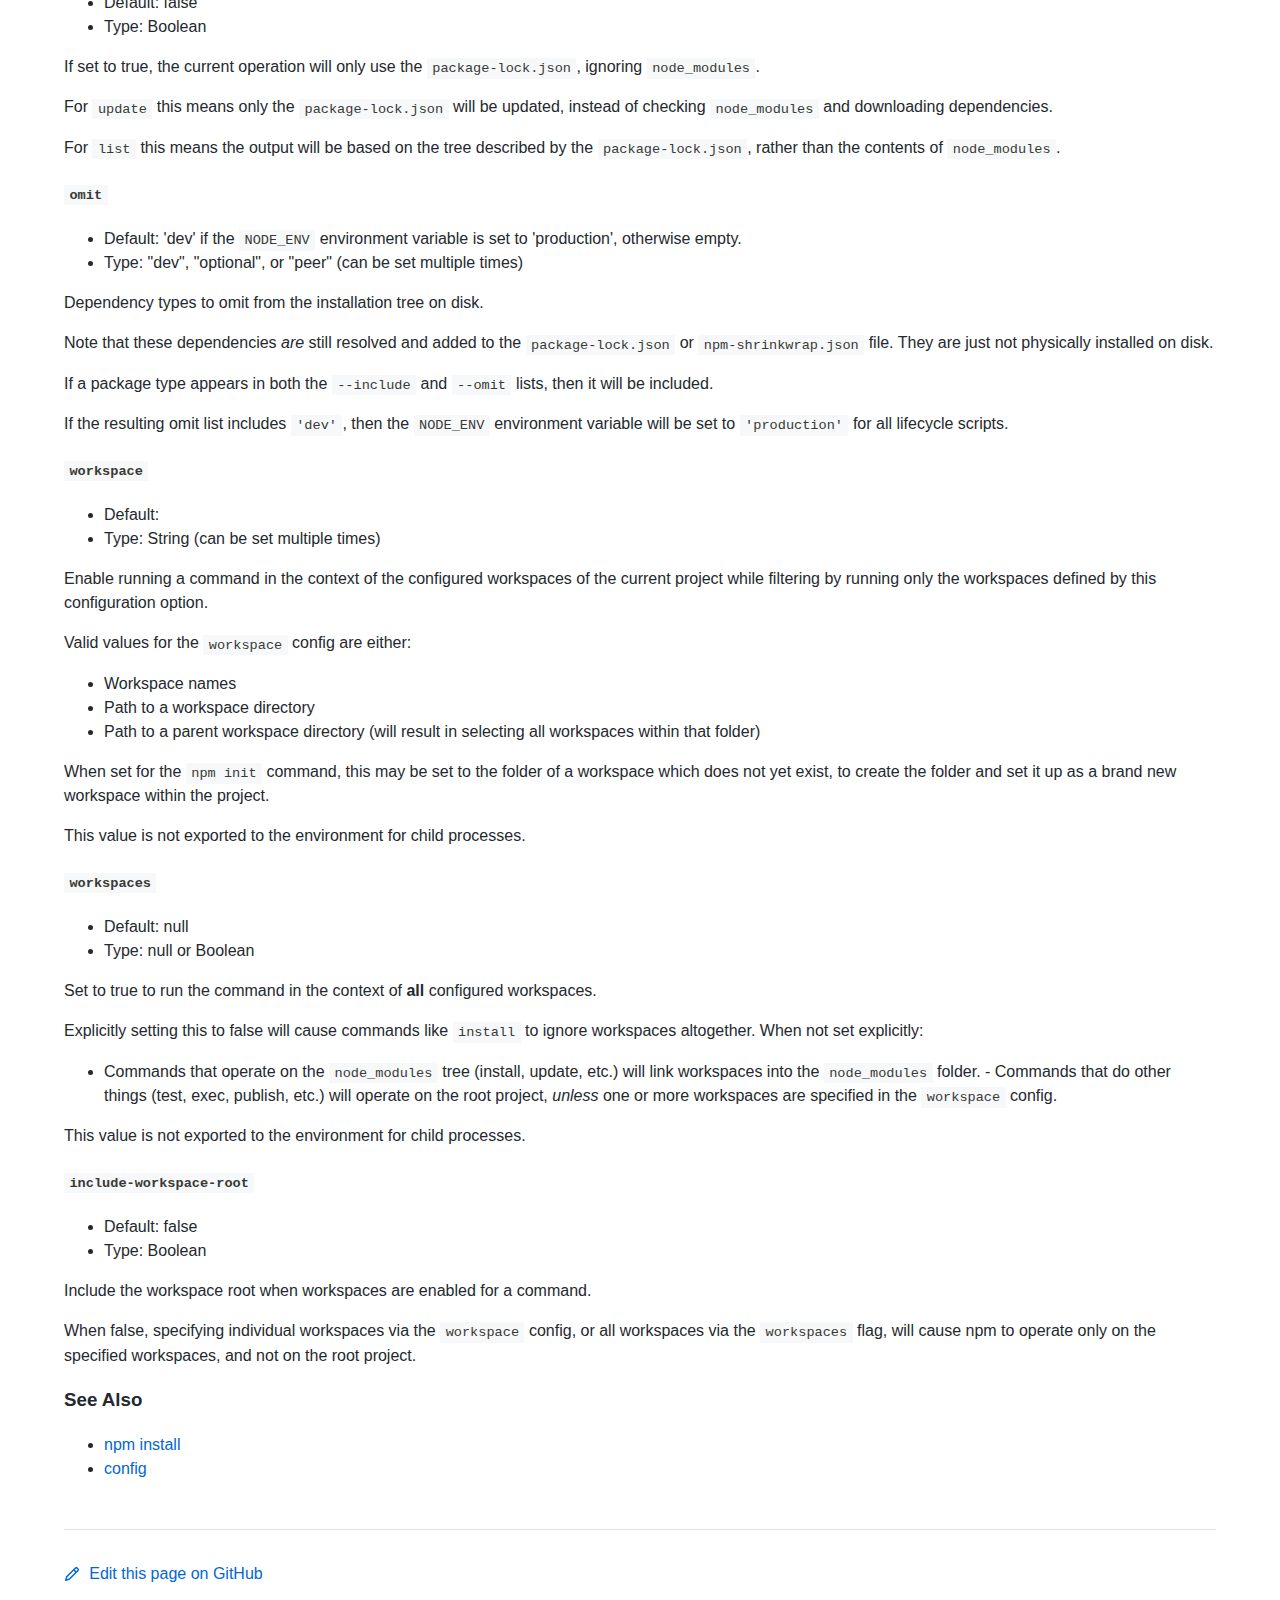
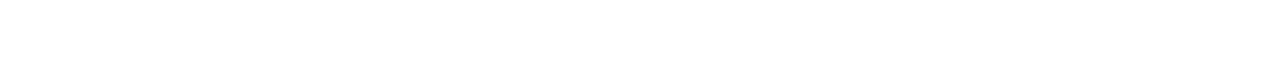
<file: .metadata/.plugins/org.eclipse.wildwebdeveloper.embedder.node/node-v16.14.2-win-x64/node_modules/npm/docs/output/commands/npm-audit.html>
<!DOCTYPE html><html><head>
<meta charset="utf-8">
<title>npm-audit</title>
<style>
body {
    background-color: #ffffff;
    color: #24292e;

    margin: 0;

    line-height: 1.5;

    font-family: -apple-system, BlinkMacSystemFont, "Segoe UI", Helvetica, Arial, sans-serif, "Apple Color Emoji", "Segoe UI Emoji";
}
#rainbar {
    height: 10px;
    background-image: linear-gradient(139deg, #fb8817, #ff4b01, #c12127, #e02aff);
}

a {
    text-decoration: none;
    color: #0366d6;
}
a:hover {
    text-decoration: underline;
}

pre {
    margin: 1em 0px;
    padding: 1em;
    border: solid 1px #e1e4e8;
    border-radius: 6px;

    display: block;
    overflow: auto;

    white-space: pre;

    background-color: #f6f8fa;
    color: #393a34;
}
code {
    font-family: SFMono-Regular, Consolas, "Liberation Mono", Menlo, Courier, monospace;
    font-size: 85%;
    padding: 0.2em 0.4em;
    background-color: #f6f8fa;
    color: #393a34;
}
pre > code {
    padding: 0;
    background-color: inherit;
    color: inherit;
}
h1, h2, h3 {
    font-weight: 600;
}

#logobar {
    background-color: #333333;
    margin: 0 auto;
    padding: 1em 4em;
}
#logobar .logo {
    float: left;
}
#logobar .title {
    font-weight: 600;
    color: #dddddd;
    float: left;
    margin: 5px 0 0 1em;
}
#logobar:after {
    content: "";
    display: block;
    clear: both;
}

#content {
    margin: 0 auto;
    padding: 0 4em;
}

#table_of_contents > h2 {
    font-size: 1.17em;
}
#table_of_contents ul:first-child {
    border: solid 1px #e1e4e8;
    border-radius: 6px;
    padding: 1em;
    background-color: #f6f8fa;
    color: #393a34;
}
#table_of_contents ul {
    list-style-type: none;
    padding-left: 1.5em;
}
#table_of_contents li {
    font-size: 0.9em;
}
#table_of_contents li a {
    color: #000000;
}

header.title {
    border-bottom: solid 1px #e1e4e8;
}
header.title > h1 {
    margin-bottom: 0.25em;
}
header.title > .description {
    display: block;
    margin-bottom: 0.5em;
    line-height: 1;
}

footer#edit {
    border-top: solid 1px #e1e4e8;
    margin: 3em 0 4em 0;
    padding-top: 2em;
}
</style>
</head>
<body>
<div id="banner">
<div id="rainbar"></div>
<div id="logobar">
<svg class="logo" role="img" height="32" width="32" viewBox="0 0 700 700">
<polygon fill="#cb0000" points="0,700 700,700 700,0 0,0"></polygon>
<polygon fill="#ffffff" points="150,550 350,550 350,250 450,250 450,550 550,550 550,150 150,150"></polygon>
</svg>
<div class="title">
npm command-line interface
</div>
</div>
</div>

<section id="content">
<header class="title">
<h1 id="npm-audit">npm-audit</h1>
<span class="description">Run a security audit</span>
</header>

<section id="table_of_contents">
<h2 id="table-of-contents">Table of contents</h2>
<div id="_table_of_contents"><ul><li><a href="#synopsis">Synopsis</a></li><li><a href="#description">Description</a></li><li><a href="#audit-endpoints">Audit Endpoints</a></li><ul><li><a href="#bulk-advisory-endpoint">Bulk Advisory Endpoint</a></li><li><a href="#quick-audit-endpoint">Quick Audit Endpoint</a></li><li><a href="#scrubbing">Scrubbing</a></li><li><a href="#calculating-meta-vulnerabilities-and-remediations">Calculating Meta-Vulnerabilities and Remediations</a></li></ul><li><a href="#exit-code">Exit Code</a></li><li><a href="#examples">Examples</a></li><li><a href="#configuration">Configuration</a></li><ul><li><a href="#audit-level"><code>audit-level</code></a></li><li><a href="#dry-run"><code>dry-run</code></a></li><li><a href="#force"><code>force</code></a></li><li><a href="#json"><code>json</code></a></li><li><a href="#package-lock-only"><code>package-lock-only</code></a></li><li><a href="#omit"><code>omit</code></a></li><li><a href="#workspace"><code>workspace</code></a></li><li><a href="#workspaces"><code>workspaces</code></a></li><li><a href="#include-workspace-root"><code>include-workspace-root</code></a></li></ul><li><a href="#see-also">See Also</a></li></ul></div>
</section>

<div id="_content"><h3 id="synopsis">Synopsis</h3>
<pre lang="bash"><code>npm audit [--json] [--production] [--audit-level=(low|moderate|high|critical)]
npm audit fix [--force|--package-lock-only|--dry-run|--production|--only=(dev|prod)]

common options: [--production] [--only=(dev|prod)]
</code></pre>
<h3 id="description">Description</h3>
<p>The audit command submits a description of the dependencies configured in
your project to your default registry and asks for a report of known
vulnerabilities.  If any vulnerabilities are found, then the impact and
appropriate remediation will be calculated.  If the <code>fix</code> argument is
provided, then remediations will be applied to the package tree.</p>
<p>The command will exit with a 0 exit code if no vulnerabilities were found.</p>
<p>Note that some vulnerabilities cannot be fixed automatically and will
require manual intervention or review.  Also note that since <code>npm audit fix</code> runs a full-fledged <code>npm install</code> under the hood, all configs that
apply to the installer will also apply to <code>npm install</code> -- so things like
<code>npm audit fix --package-lock-only</code> will work as expected.</p>
<p>By default, the audit command will exit with a non-zero code if any
vulnerability is found. It may be useful in CI environments to include the
<code>--audit-level</code> parameter to specify the minimum vulnerability level that
will cause the command to fail. This option does not filter the report
output, it simply changes the command's failure threshold.</p>
<h3 id="audit-endpoints">Audit Endpoints</h3>
<p>There are two audit endpoints that npm may use to fetch vulnerability
information: the <code>Bulk Advisory</code> endpoint and the <code>Quick Audit</code> endpoint.</p>
<h4 id="bulk-advisory-endpoint">Bulk Advisory Endpoint</h4>
<p>As of version 7, npm uses the much faster <code>Bulk Advisory</code> endpoint to
optimize the speed of calculating audit results.</p>
<p>npm will generate a JSON payload with the name and list of versions of each
package in the tree, and POST it to the default configured registry at
the path <code>/-/npm/v1/security/advisories/bulk</code>.</p>
<p>Any packages in the tree that do not have a <code>version</code> field in their
package.json file will be ignored.  If any <code>--omit</code> options are specified
(either via the <code>--omit</code> config, or one of the shorthands such as
<code>--production</code>, <code>--only=dev</code>, and so on), then packages will be omitted
from the submitted payload as appropriate.</p>
<p>If the registry responds with an error, or with an invalid response, then
npm will attempt to load advisory data from the <code>Quick Audit</code> endpoint.</p>
<p>The expected result will contain a set of advisory objects for each
dependency that matches the advisory range.  Each advisory object contains
a <code>name</code>, <code>url</code>, <code>id</code>, <code>severity</code>, <code>vulnerable_versions</code>, and <code>title</code>.</p>
<p>npm then uses these advisory objects to calculate vulnerabilities and
meta-vulnerabilities of the dependencies within the tree.</p>
<h4 id="quick-audit-endpoint">Quick Audit Endpoint</h4>
<p>If the <code>Bulk Advisory</code> endpoint returns an error, or invalid data, npm will
attempt to load advisory data from the <code>Quick Audit</code> endpoint, which is
considerably slower in most cases.</p>
<p>The full package tree as found in <code>package-lock.json</code> is submitted, along
with the following pieces of additional metadata:</p>
<ul>
<li><code>npm_version</code></li>
<li><code>node_version</code></li>
<li><code>platform</code></li>
<li><code>arch</code></li>
<li><code>node_env</code></li>
</ul>
<p>All packages in the tree are submitted to the Quick Audit endpoint.
Omitted dependency types are skipped when generating the report.</p>
<h4 id="scrubbing">Scrubbing</h4>
<p>Out of an abundance of caution, npm versions 5 and 6 would "scrub" any
packages from the submitted report if their name contained a <code>/</code> character,
so as to avoid leaking the names of potentially private packages or git
URLs.</p>
<p>However, in practice, this resulted in audits often failing to properly
detect meta-vulnerabilities, because the tree would appear to be invalid
due to missing dependencies, and prevented the detection of vulnerabilities
in package trees that used git dependencies or private modules.</p>
<p>This scrubbing has been removed from npm as of version 7.</p>
<h4 id="calculating-meta-vulnerabilities-and-remediations">Calculating Meta-Vulnerabilities and Remediations</h4>
<p>npm uses the
<a href="http://npm.im/@npmcli/metavuln-calculator"><code>@npmcli/metavuln-calculator</code></a>
module to turn a set of security advisories into a set of "vulnerability"
objects.  A "meta-vulnerability" is a dependency that is vulnerable by
virtue of dependence on vulnerable versions of a vulnerable package.</p>
<p>For example, if the package <code>foo</code> is vulnerable in the range <code>&gt;=1.0.2 &lt;2.0.0</code>, and the package <code>bar</code> depends on <code>foo@^1.1.0</code>, then that version
of <code>bar</code> can only be installed by installing a vulnerable version of <code>foo</code>.
In this case, <code>bar</code> is a "metavulnerability".</p>
<p>Once metavulnerabilities for a given package are calculated, they are
cached in the <code>~/.npm</code> folder and only re-evaluated if the advisory range
changes, or a new version of the package is published (in which case, the
new version is checked for metavulnerable status as well).</p>
<p>If the chain of metavulnerabilities extends all the way to the root
project, and it cannot be updated without changing its dependency ranges,
then <code>npm audit fix</code> will require the <code>--force</code> option to apply the
remediation.  If remediations do not require changes to the dependency
ranges, then all vulnerable packages will be updated to a version that does
not have an advisory or metavulnerability posted against it.</p>
<h3 id="exit-code">Exit Code</h3>
<p>The <code>npm audit</code> command will exit with a 0 exit code if no vulnerabilities
were found.  The <code>npm audit fix</code> command will exit with 0 exit code if no
vulnerabilities are found <em>or</em> if the remediation is able to successfully
fix all vulnerabilities.</p>
<p>If vulnerabilities were found the exit code will depend on the
<code>audit-level</code> configuration setting.</p>
<h3 id="examples">Examples</h3>
<p>Scan your project for vulnerabilities and automatically install any compatible
updates to vulnerable dependencies:</p>
<pre lang="bash"><code>$ npm audit fix
</code></pre>
<p>Run <code>audit fix</code> without modifying <code>node_modules</code>, but still updating the
pkglock:</p>
<pre lang="bash"><code>$ npm audit fix --package-lock-only
</code></pre>
<p>Skip updating <code>devDependencies</code>:</p>
<pre lang="bash"><code>$ npm audit fix --only=prod
</code></pre>
<p>Have <code>audit fix</code> install SemVer-major updates to toplevel dependencies, not
just SemVer-compatible ones:</p>
<pre lang="bash"><code>$ npm audit fix --force
</code></pre>
<p>Do a dry run to get an idea of what <code>audit fix</code> will do, and <em>also</em> output
install information in JSON format:</p>
<pre lang="bash"><code>$ npm audit fix --dry-run --json
</code></pre>
<p>Scan your project for vulnerabilities and just show the details, without
fixing anything:</p>
<pre lang="bash"><code>$ npm audit
</code></pre>
<p>Get the detailed audit report in JSON format:</p>
<pre lang="bash"><code>$ npm audit --json
</code></pre>
<p>Fail an audit only if the results include a vulnerability with a level of moderate or higher:</p>
<pre lang="bash"><code>$ npm audit --audit-level=moderate
</code></pre>
<h3 id="configuration">Configuration</h3>
<!-- raw HTML omitted -->
<!-- raw HTML omitted -->
<!-- raw HTML omitted -->
<h4 id="audit-level"><code>audit-level</code></h4>
<ul>
<li>Default: null</li>
<li>Type: null, "info", "low", "moderate", "high", "critical", or "none"</li>
</ul>
<p>The minimum level of vulnerability for <code>npm audit</code> to exit with a non-zero
exit code.</p>
<!-- raw HTML omitted -->
<!-- raw HTML omitted -->
<h4 id="dry-run"><code>dry-run</code></h4>
<ul>
<li>Default: false</li>
<li>Type: Boolean</li>
</ul>
<p>Indicates that you don't want npm to make any changes and that it should
only report what it would have done. This can be passed into any of the
commands that modify your local installation, eg, <code>install</code>, <code>update</code>,
<code>dedupe</code>, <code>uninstall</code>, as well as <code>pack</code> and <code>publish</code>.</p>
<p>Note: This is NOT honored by other network related commands, eg <code>dist-tags</code>,
<code>owner</code>, etc.</p>
<!-- raw HTML omitted -->
<!-- raw HTML omitted -->
<h4 id="force"><code>force</code></h4>
<ul>
<li>Default: false</li>
<li>Type: Boolean</li>
</ul>
<p>Removes various protections against unfortunate side effects, common
mistakes, unnecessary performance degradation, and malicious input.</p>
<ul>
<li>Allow clobbering non-npm files in global installs.</li>
<li>Allow the <code>npm version</code> command to work on an unclean git repository.</li>
<li>Allow deleting the cache folder with <code>npm cache clean</code>.</li>
<li>Allow installing packages that have an <code>engines</code> declaration requiring a
different version of npm.</li>
<li>Allow installing packages that have an <code>engines</code> declaration requiring a
different version of <code>node</code>, even if <code>--engine-strict</code> is enabled.</li>
<li>Allow <code>npm audit fix</code> to install modules outside your stated dependency
range (including SemVer-major changes).</li>
<li>Allow unpublishing all versions of a published package.</li>
<li>Allow conflicting peerDependencies to be installed in the root project.</li>
<li>Implicitly set <code>--yes</code> during <code>npm init</code>.</li>
<li>Allow clobbering existing values in <code>npm pkg</code></li>
</ul>
<p>If you don't have a clear idea of what you want to do, it is strongly
recommended that you do not use this option!</p>
<!-- raw HTML omitted -->
<!-- raw HTML omitted -->
<h4 id="json"><code>json</code></h4>
<ul>
<li>Default: false</li>
<li>Type: Boolean</li>
</ul>
<p>Whether or not to output JSON data, rather than the normal output.</p>
<ul>
<li>In <code>npm pkg set</code> it enables parsing set values with JSON.parse() before
saving them to your <code>package.json</code>.</li>
</ul>
<p>Not supported by all npm commands.</p>
<!-- raw HTML omitted -->
<!-- raw HTML omitted -->
<h4 id="package-lock-only"><code>package-lock-only</code></h4>
<ul>
<li>Default: false</li>
<li>Type: Boolean</li>
</ul>
<p>If set to true, the current operation will only use the <code>package-lock.json</code>,
ignoring <code>node_modules</code>.</p>
<p>For <code>update</code> this means only the <code>package-lock.json</code> will be updated,
instead of checking <code>node_modules</code> and downloading dependencies.</p>
<p>For <code>list</code> this means the output will be based on the tree described by the
<code>package-lock.json</code>, rather than the contents of <code>node_modules</code>.</p>
<!-- raw HTML omitted -->
<!-- raw HTML omitted -->
<h4 id="omit"><code>omit</code></h4>
<ul>
<li>Default: 'dev' if the <code>NODE_ENV</code> environment variable is set to
'production', otherwise empty.</li>
<li>Type: "dev", "optional", or "peer" (can be set multiple times)</li>
</ul>
<p>Dependency types to omit from the installation tree on disk.</p>
<p>Note that these dependencies <em>are</em> still resolved and added to the
<code>package-lock.json</code> or <code>npm-shrinkwrap.json</code> file. They are just not
physically installed on disk.</p>
<p>If a package type appears in both the <code>--include</code> and <code>--omit</code> lists, then
it will be included.</p>
<p>If the resulting omit list includes <code>'dev'</code>, then the <code>NODE_ENV</code> environment
variable will be set to <code>'production'</code> for all lifecycle scripts.</p>
<!-- raw HTML omitted -->
<!-- raw HTML omitted -->
<h4 id="workspace"><code>workspace</code></h4>
<ul>
<li>Default:</li>
<li>Type: String (can be set multiple times)</li>
</ul>
<p>Enable running a command in the context of the configured workspaces of the
current project while filtering by running only the workspaces defined by
this configuration option.</p>
<p>Valid values for the <code>workspace</code> config are either:</p>
<ul>
<li>Workspace names</li>
<li>Path to a workspace directory</li>
<li>Path to a parent workspace directory (will result in selecting all
workspaces within that folder)</li>
</ul>
<p>When set for the <code>npm init</code> command, this may be set to the folder of a
workspace which does not yet exist, to create the folder and set it up as a
brand new workspace within the project.</p>
<p>This value is not exported to the environment for child processes.</p>
<!-- raw HTML omitted -->
<!-- raw HTML omitted -->
<h4 id="workspaces"><code>workspaces</code></h4>
<ul>
<li>Default: null</li>
<li>Type: null or Boolean</li>
</ul>
<p>Set to true to run the command in the context of <strong>all</strong> configured
workspaces.</p>
<p>Explicitly setting this to false will cause commands like <code>install</code> to
ignore workspaces altogether. When not set explicitly:</p>
<ul>
<li>Commands that operate on the <code>node_modules</code> tree (install, update, etc.)
will link workspaces into the <code>node_modules</code> folder. - Commands that do
other things (test, exec, publish, etc.) will operate on the root project,
<em>unless</em> one or more workspaces are specified in the <code>workspace</code> config.</li>
</ul>
<p>This value is not exported to the environment for child processes.</p>
<!-- raw HTML omitted -->
<!-- raw HTML omitted -->
<h4 id="include-workspace-root"><code>include-workspace-root</code></h4>
<ul>
<li>Default: false</li>
<li>Type: Boolean</li>
</ul>
<p>Include the workspace root when workspaces are enabled for a command.</p>
<p>When false, specifying individual workspaces via the <code>workspace</code> config, or
all workspaces via the <code>workspaces</code> flag, will cause npm to operate only on
the specified workspaces, and not on the root project.</p>
<!-- raw HTML omitted -->
<!-- raw HTML omitted -->
<!-- raw HTML omitted -->
<h3 id="see-also">See Also</h3>
<ul>
<li><a href="../commands/npm-install.html">npm install</a></li>
<li><a href="../using-npm/config.html">config</a></li>
</ul>
</div>

<footer id="edit">
<a href="https://github.com/npm/cli/edit/latest/docs/content/commands/npm-audit.md">
<svg role="img" viewBox="0 0 16 16" width="16" height="16" fill="currentcolor" style="vertical-align: text-bottom; margin-right: 0.3em;">
<path fill-rule="evenodd" d="M11.013 1.427a1.75 1.75 0 012.474 0l1.086 1.086a1.75 1.75 0 010 2.474l-8.61 8.61c-.21.21-.47.364-.756.445l-3.251.93a.75.75 0 01-.927-.928l.929-3.25a1.75 1.75 0 01.445-.758l8.61-8.61zm1.414 1.06a.25.25 0 00-.354 0L10.811 3.75l1.439 1.44 1.263-1.263a.25.25 0 000-.354l-1.086-1.086zM11.189 6.25L9.75 4.81l-6.286 6.287a.25.25 0 00-.064.108l-.558 1.953 1.953-.558a.249.249 0 00.108-.064l6.286-6.286z"></path>
</svg>
Edit this page on GitHub
</a>
</footer>
</section>



</body></html>
</file>
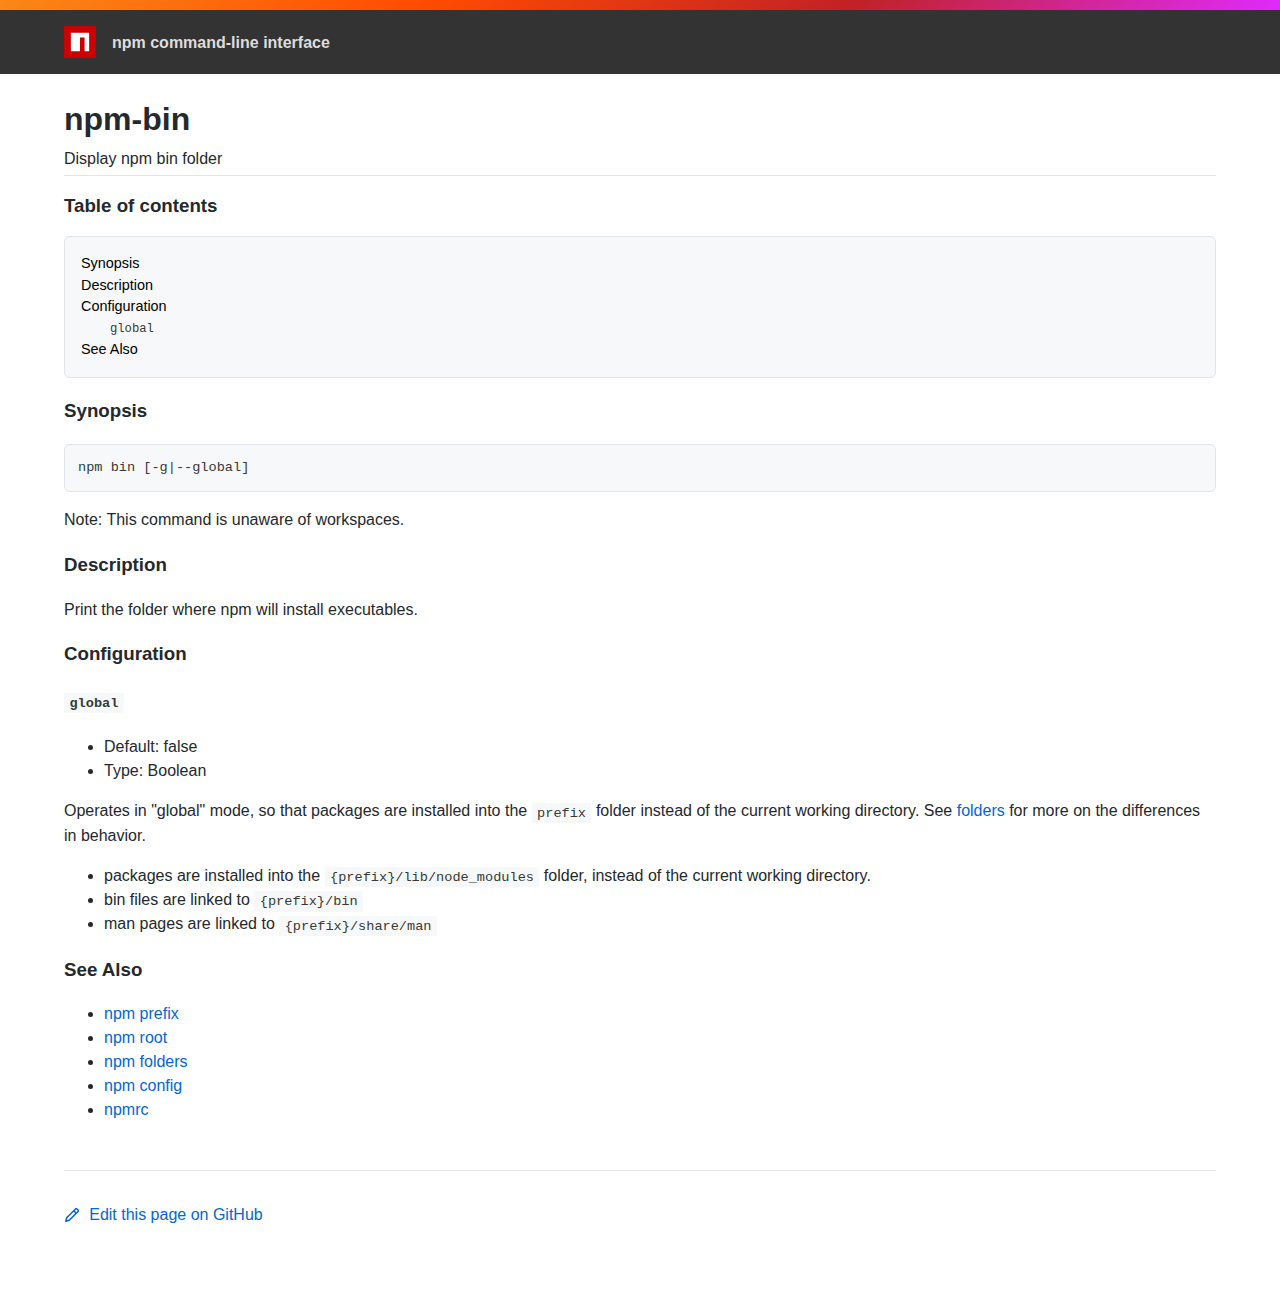
<file: .metadata/.plugins/org.eclipse.wildwebdeveloper.embedder.node/node-v16.14.2-win-x64/node_modules/npm/docs/output/commands/npm-bin.html>
<!DOCTYPE html><html><head>
<meta charset="utf-8">
<title>npm-bin</title>
<style>
body {
    background-color: #ffffff;
    color: #24292e;

    margin: 0;

    line-height: 1.5;

    font-family: -apple-system, BlinkMacSystemFont, "Segoe UI", Helvetica, Arial, sans-serif, "Apple Color Emoji", "Segoe UI Emoji";
}
#rainbar {
    height: 10px;
    background-image: linear-gradient(139deg, #fb8817, #ff4b01, #c12127, #e02aff);
}

a {
    text-decoration: none;
    color: #0366d6;
}
a:hover {
    text-decoration: underline;
}

pre {
    margin: 1em 0px;
    padding: 1em;
    border: solid 1px #e1e4e8;
    border-radius: 6px;

    display: block;
    overflow: auto;

    white-space: pre;

    background-color: #f6f8fa;
    color: #393a34;
}
code {
    font-family: SFMono-Regular, Consolas, "Liberation Mono", Menlo, Courier, monospace;
    font-size: 85%;
    padding: 0.2em 0.4em;
    background-color: #f6f8fa;
    color: #393a34;
}
pre > code {
    padding: 0;
    background-color: inherit;
    color: inherit;
}
h1, h2, h3 {
    font-weight: 600;
}

#logobar {
    background-color: #333333;
    margin: 0 auto;
    padding: 1em 4em;
}
#logobar .logo {
    float: left;
}
#logobar .title {
    font-weight: 600;
    color: #dddddd;
    float: left;
    margin: 5px 0 0 1em;
}
#logobar:after {
    content: "";
    display: block;
    clear: both;
}

#content {
    margin: 0 auto;
    padding: 0 4em;
}

#table_of_contents > h2 {
    font-size: 1.17em;
}
#table_of_contents ul:first-child {
    border: solid 1px #e1e4e8;
    border-radius: 6px;
    padding: 1em;
    background-color: #f6f8fa;
    color: #393a34;
}
#table_of_contents ul {
    list-style-type: none;
    padding-left: 1.5em;
}
#table_of_contents li {
    font-size: 0.9em;
}
#table_of_contents li a {
    color: #000000;
}

header.title {
    border-bottom: solid 1px #e1e4e8;
}
header.title > h1 {
    margin-bottom: 0.25em;
}
header.title > .description {
    display: block;
    margin-bottom: 0.5em;
    line-height: 1;
}

footer#edit {
    border-top: solid 1px #e1e4e8;
    margin: 3em 0 4em 0;
    padding-top: 2em;
}
</style>
</head>
<body>
<div id="banner">
<div id="rainbar"></div>
<div id="logobar">
<svg class="logo" role="img" height="32" width="32" viewBox="0 0 700 700">
<polygon fill="#cb0000" points="0,700 700,700 700,0 0,0"></polygon>
<polygon fill="#ffffff" points="150,550 350,550 350,250 450,250 450,550 550,550 550,150 150,150"></polygon>
</svg>
<div class="title">
npm command-line interface
</div>
</div>
</div>

<section id="content">
<header class="title">
<h1 id="npm-bin">npm-bin</h1>
<span class="description">Display npm bin folder</span>
</header>

<section id="table_of_contents">
<h2 id="table-of-contents">Table of contents</h2>
<div id="_table_of_contents"><ul><li><a href="#synopsis">Synopsis</a></li><li><a href="#description">Description</a></li><li><a href="#configuration">Configuration</a></li><ul><li><a href="#global"><code>global</code></a></li></ul><li><a href="#see-also">See Also</a></li></ul></div>
</section>

<div id="_content"><h3 id="synopsis">Synopsis</h3>
<pre lang="bash"><code>npm bin [-g|--global]
</code></pre>
<p>Note: This command is unaware of workspaces.</p>
<h3 id="description">Description</h3>
<p>Print the folder where npm will install executables.</p>
<h3 id="configuration">Configuration</h3>
<!-- raw HTML omitted -->
<!-- raw HTML omitted -->
<!-- raw HTML omitted -->
<h4 id="global"><code>global</code></h4>
<ul>
<li>Default: false</li>
<li>Type: Boolean</li>
</ul>
<p>Operates in "global" mode, so that packages are installed into the <code>prefix</code>
folder instead of the current working directory. See
<a href="../configuring-npm/folders.html">folders</a> for more on the differences in behavior.</p>
<ul>
<li>packages are installed into the <code>{prefix}/lib/node_modules</code> folder, instead
of the current working directory.</li>
<li>bin files are linked to <code>{prefix}/bin</code></li>
<li>man pages are linked to <code>{prefix}/share/man</code></li>
</ul>
<!-- raw HTML omitted -->
<!-- raw HTML omitted -->
<!-- raw HTML omitted -->
<h3 id="see-also">See Also</h3>
<ul>
<li><a href="../commands/npm-prefix.html">npm prefix</a></li>
<li><a href="../commands/npm-root.html">npm root</a></li>
<li><a href="../configuring-npm/folders.html">npm folders</a></li>
<li><a href="../commands/npm-config.html">npm config</a></li>
<li><a href="../configuring-npm/npmrc.html">npmrc</a></li>
</ul>
</div>

<footer id="edit">
<a href="https://github.com/npm/cli/edit/latest/docs/content/commands/npm-bin.md">
<svg role="img" viewBox="0 0 16 16" width="16" height="16" fill="currentcolor" style="vertical-align: text-bottom; margin-right: 0.3em;">
<path fill-rule="evenodd" d="M11.013 1.427a1.75 1.75 0 012.474 0l1.086 1.086a1.75 1.75 0 010 2.474l-8.61 8.61c-.21.21-.47.364-.756.445l-3.251.93a.75.75 0 01-.927-.928l.929-3.25a1.75 1.75 0 01.445-.758l8.61-8.61zm1.414 1.06a.25.25 0 00-.354 0L10.811 3.75l1.439 1.44 1.263-1.263a.25.25 0 000-.354l-1.086-1.086zM11.189 6.25L9.75 4.81l-6.286 6.287a.25.25 0 00-.064.108l-.558 1.953 1.953-.558a.249.249 0 00.108-.064l6.286-6.286z"></path>
</svg>
Edit this page on GitHub
</a>
</footer>
</section>



</body></html>
</file>
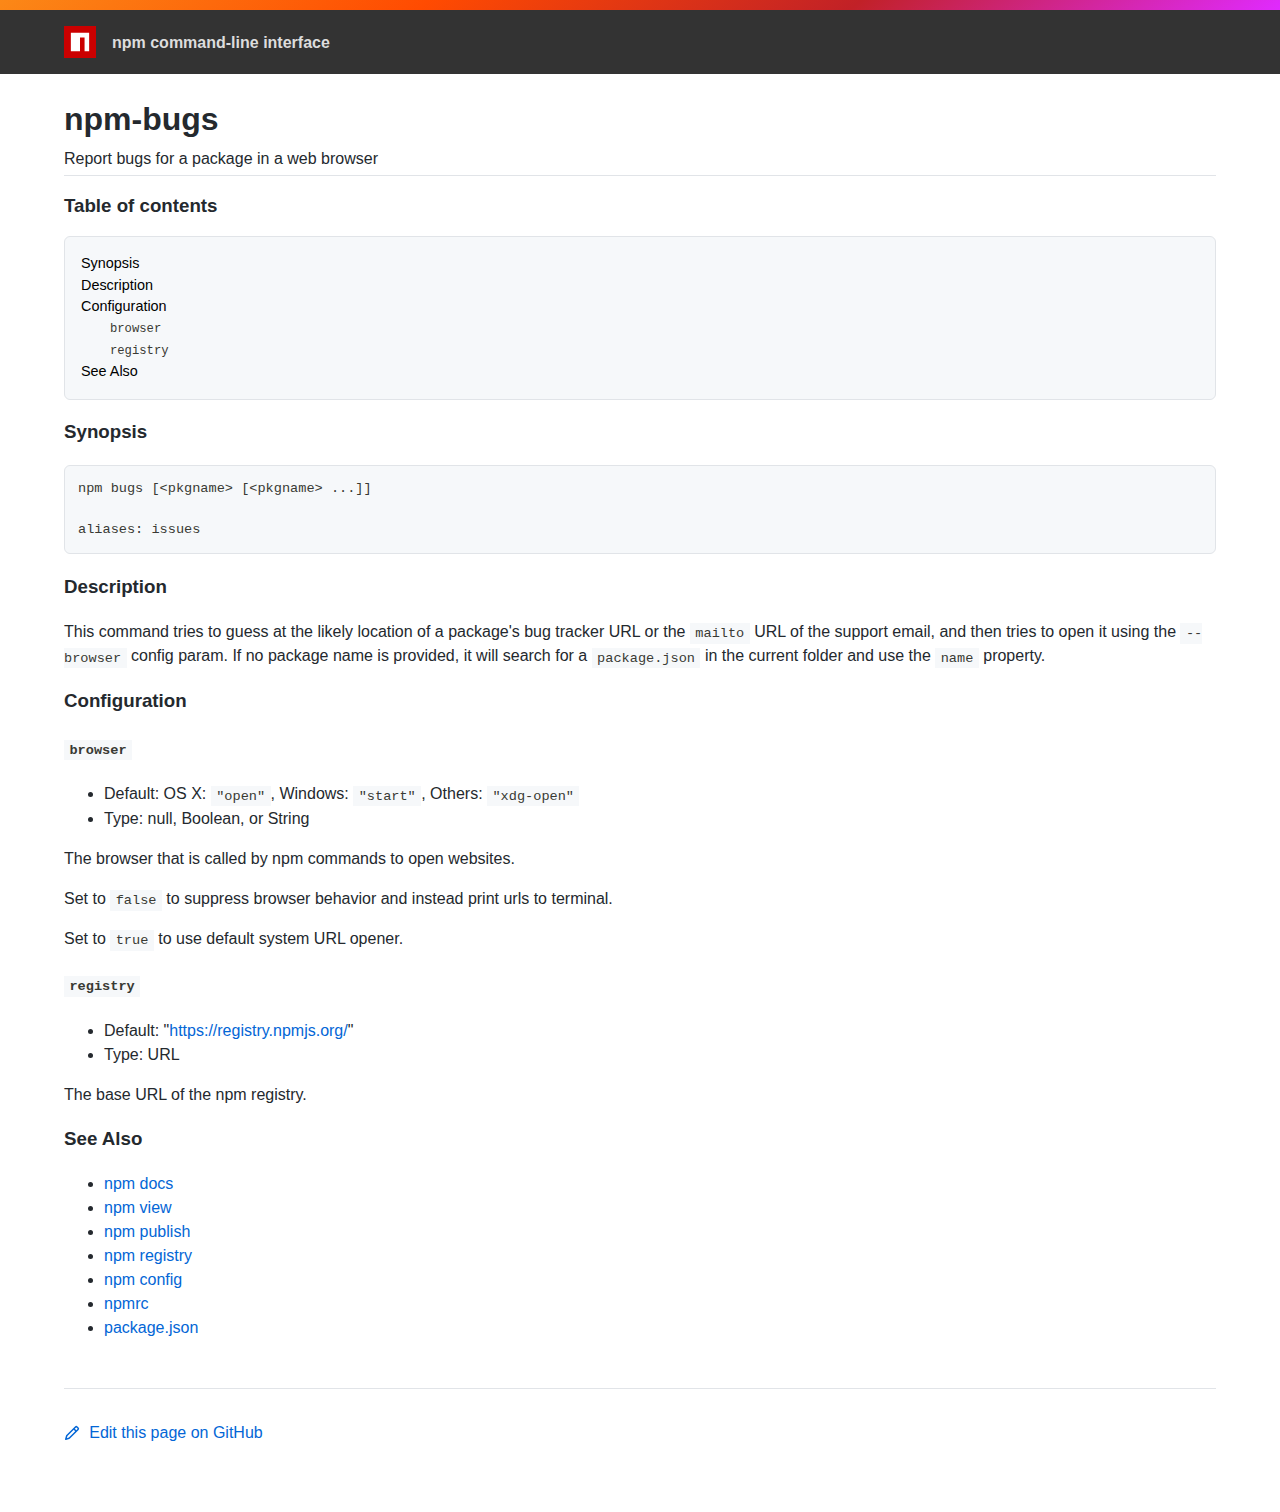
<file: .metadata/.plugins/org.eclipse.wildwebdeveloper.embedder.node/node-v16.14.2-win-x64/node_modules/npm/docs/output/commands/npm-bugs.html>
<!DOCTYPE html><html><head>
<meta charset="utf-8">
<title>npm-bugs</title>
<style>
body {
    background-color: #ffffff;
    color: #24292e;

    margin: 0;

    line-height: 1.5;

    font-family: -apple-system, BlinkMacSystemFont, "Segoe UI", Helvetica, Arial, sans-serif, "Apple Color Emoji", "Segoe UI Emoji";
}
#rainbar {
    height: 10px;
    background-image: linear-gradient(139deg, #fb8817, #ff4b01, #c12127, #e02aff);
}

a {
    text-decoration: none;
    color: #0366d6;
}
a:hover {
    text-decoration: underline;
}

pre {
    margin: 1em 0px;
    padding: 1em;
    border: solid 1px #e1e4e8;
    border-radius: 6px;

    display: block;
    overflow: auto;

    white-space: pre;

    background-color: #f6f8fa;
    color: #393a34;
}
code {
    font-family: SFMono-Regular, Consolas, "Liberation Mono", Menlo, Courier, monospace;
    font-size: 85%;
    padding: 0.2em 0.4em;
    background-color: #f6f8fa;
    color: #393a34;
}
pre > code {
    padding: 0;
    background-color: inherit;
    color: inherit;
}
h1, h2, h3 {
    font-weight: 600;
}

#logobar {
    background-color: #333333;
    margin: 0 auto;
    padding: 1em 4em;
}
#logobar .logo {
    float: left;
}
#logobar .title {
    font-weight: 600;
    color: #dddddd;
    float: left;
    margin: 5px 0 0 1em;
}
#logobar:after {
    content: "";
    display: block;
    clear: both;
}

#content {
    margin: 0 auto;
    padding: 0 4em;
}

#table_of_contents > h2 {
    font-size: 1.17em;
}
#table_of_contents ul:first-child {
    border: solid 1px #e1e4e8;
    border-radius: 6px;
    padding: 1em;
    background-color: #f6f8fa;
    color: #393a34;
}
#table_of_contents ul {
    list-style-type: none;
    padding-left: 1.5em;
}
#table_of_contents li {
    font-size: 0.9em;
}
#table_of_contents li a {
    color: #000000;
}

header.title {
    border-bottom: solid 1px #e1e4e8;
}
header.title > h1 {
    margin-bottom: 0.25em;
}
header.title > .description {
    display: block;
    margin-bottom: 0.5em;
    line-height: 1;
}

footer#edit {
    border-top: solid 1px #e1e4e8;
    margin: 3em 0 4em 0;
    padding-top: 2em;
}
</style>
</head>
<body>
<div id="banner">
<div id="rainbar"></div>
<div id="logobar">
<svg class="logo" role="img" height="32" width="32" viewBox="0 0 700 700">
<polygon fill="#cb0000" points="0,700 700,700 700,0 0,0"></polygon>
<polygon fill="#ffffff" points="150,550 350,550 350,250 450,250 450,550 550,550 550,150 150,150"></polygon>
</svg>
<div class="title">
npm command-line interface
</div>
</div>
</div>

<section id="content">
<header class="title">
<h1 id="npm-bugs">npm-bugs</h1>
<span class="description">Report bugs for a package in a web browser</span>
</header>

<section id="table_of_contents">
<h2 id="table-of-contents">Table of contents</h2>
<div id="_table_of_contents"><ul><li><a href="#synopsis">Synopsis</a></li><li><a href="#description">Description</a></li><li><a href="#configuration">Configuration</a></li><ul><li><a href="#browser"><code>browser</code></a></li><li><a href="#registry"><code>registry</code></a></li></ul><li><a href="#see-also">See Also</a></li></ul></div>
</section>

<div id="_content"><h3 id="synopsis">Synopsis</h3>
<pre lang="bash"><code>npm bugs [&lt;pkgname&gt; [&lt;pkgname&gt; ...]]

aliases: issues
</code></pre>
<h3 id="description">Description</h3>
<p>This command tries to guess at the likely location of a package's bug
tracker URL or the <code>mailto</code> URL of the support email, and then tries to
open it using the <code>--browser</code> config param. If no package name is provided, it
will search for a <code>package.json</code> in the current folder and use the <code>name</code> property.</p>
<h3 id="configuration">Configuration</h3>
<!-- raw HTML omitted -->
<!-- raw HTML omitted -->
<!-- raw HTML omitted -->
<h4 id="browser"><code>browser</code></h4>
<ul>
<li>Default: OS X: <code>"open"</code>, Windows: <code>"start"</code>, Others: <code>"xdg-open"</code></li>
<li>Type: null, Boolean, or String</li>
</ul>
<p>The browser that is called by npm commands to open websites.</p>
<p>Set to <code>false</code> to suppress browser behavior and instead print urls to
terminal.</p>
<p>Set to <code>true</code> to use default system URL opener.</p>
<!-- raw HTML omitted -->
<!-- raw HTML omitted -->
<h4 id="registry"><code>registry</code></h4>
<ul>
<li>Default: "<a href="https://registry.npmjs.org/">https://registry.npmjs.org/</a>"</li>
<li>Type: URL</li>
</ul>
<p>The base URL of the npm registry.</p>
<!-- raw HTML omitted -->
<!-- raw HTML omitted -->
<!-- raw HTML omitted -->
<h3 id="see-also">See Also</h3>
<ul>
<li><a href="../commands/npm-docs.html">npm docs</a></li>
<li><a href="../commands/npm-view.html">npm view</a></li>
<li><a href="../commands/npm-publish.html">npm publish</a></li>
<li><a href="../using-npm/registry.html">npm registry</a></li>
<li><a href="../commands/npm-config.html">npm config</a></li>
<li><a href="../configuring-npm/npmrc.html">npmrc</a></li>
<li><a href="../configuring-npm/package-json.html">package.json</a></li>
</ul>
</div>

<footer id="edit">
<a href="https://github.com/npm/cli/edit/latest/docs/content/commands/npm-bugs.md">
<svg role="img" viewBox="0 0 16 16" width="16" height="16" fill="currentcolor" style="vertical-align: text-bottom; margin-right: 0.3em;">
<path fill-rule="evenodd" d="M11.013 1.427a1.75 1.75 0 012.474 0l1.086 1.086a1.75 1.75 0 010 2.474l-8.61 8.61c-.21.21-.47.364-.756.445l-3.251.93a.75.75 0 01-.927-.928l.929-3.25a1.75 1.75 0 01.445-.758l8.61-8.61zm1.414 1.06a.25.25 0 00-.354 0L10.811 3.75l1.439 1.44 1.263-1.263a.25.25 0 000-.354l-1.086-1.086zM11.189 6.25L9.75 4.81l-6.286 6.287a.25.25 0 00-.064.108l-.558 1.953 1.953-.558a.249.249 0 00.108-.064l6.286-6.286z"></path>
</svg>
Edit this page on GitHub
</a>
</footer>
</section>



</body></html>
</file>
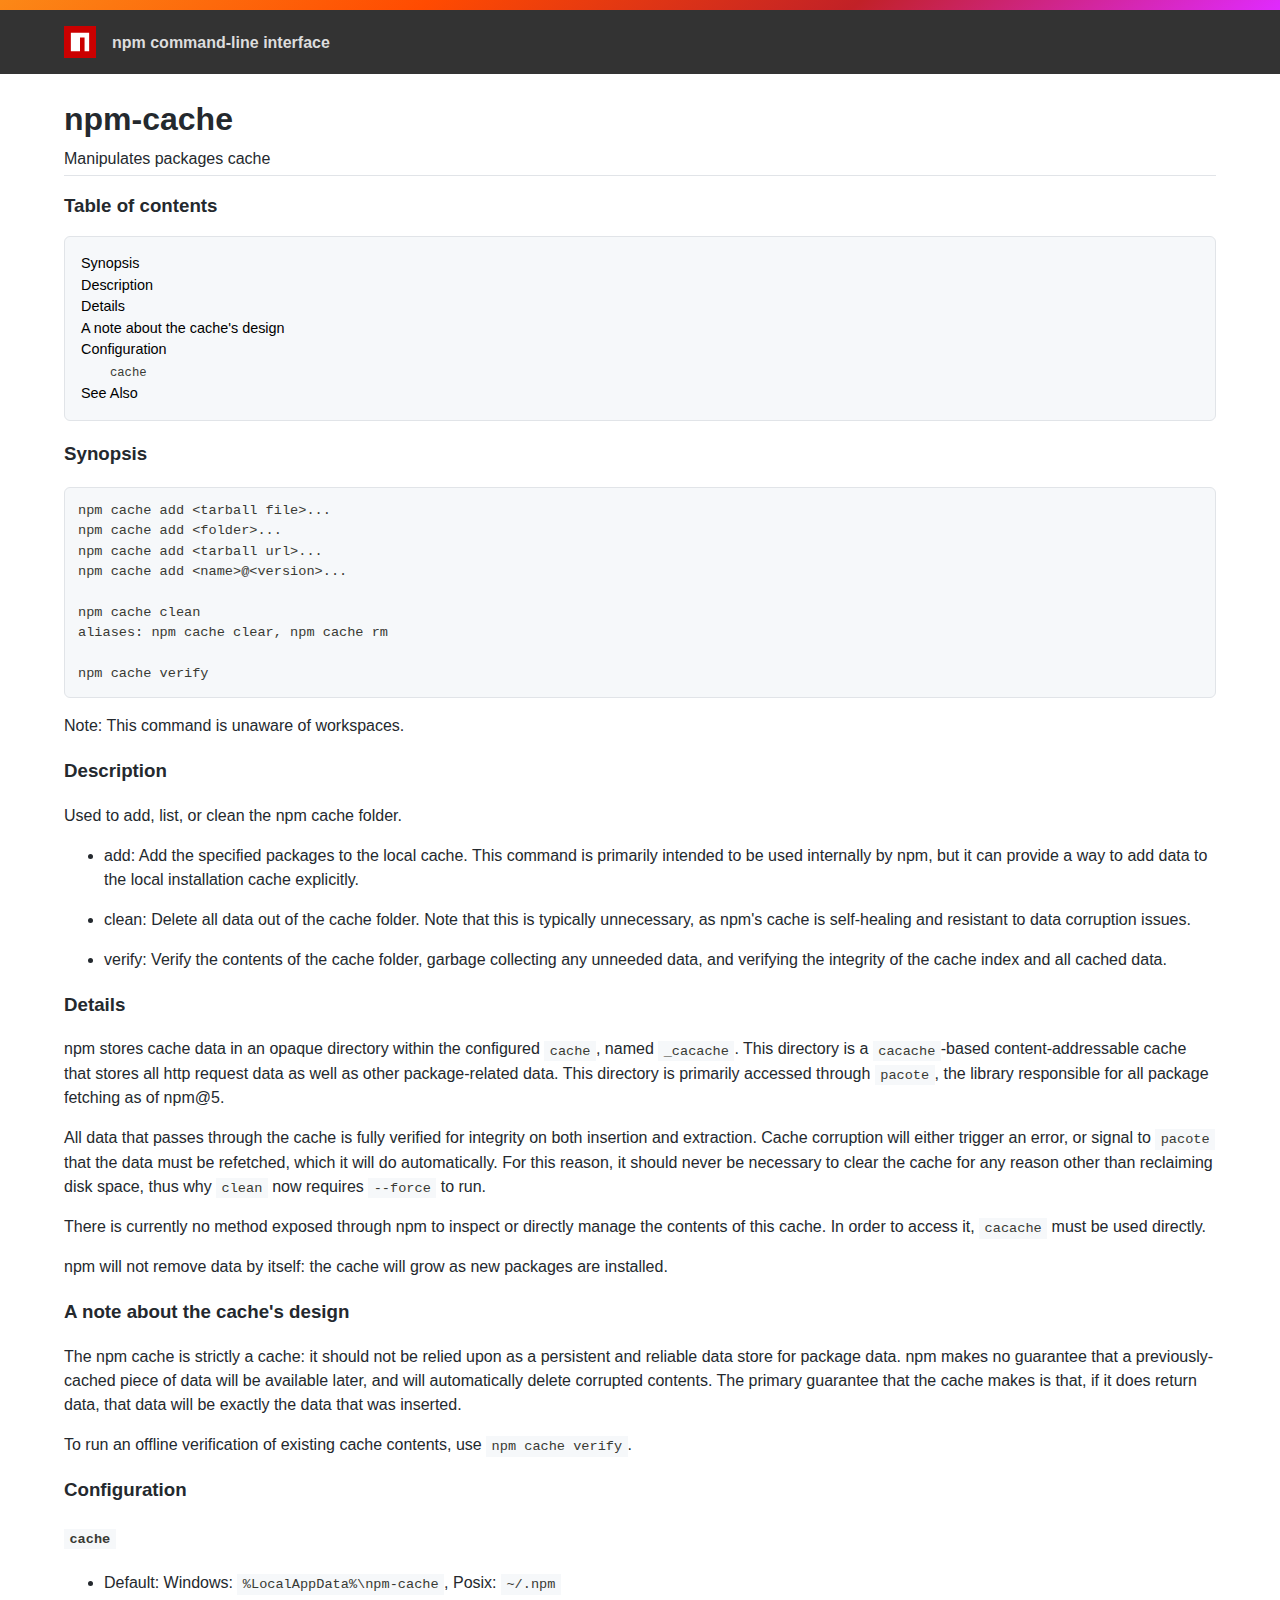
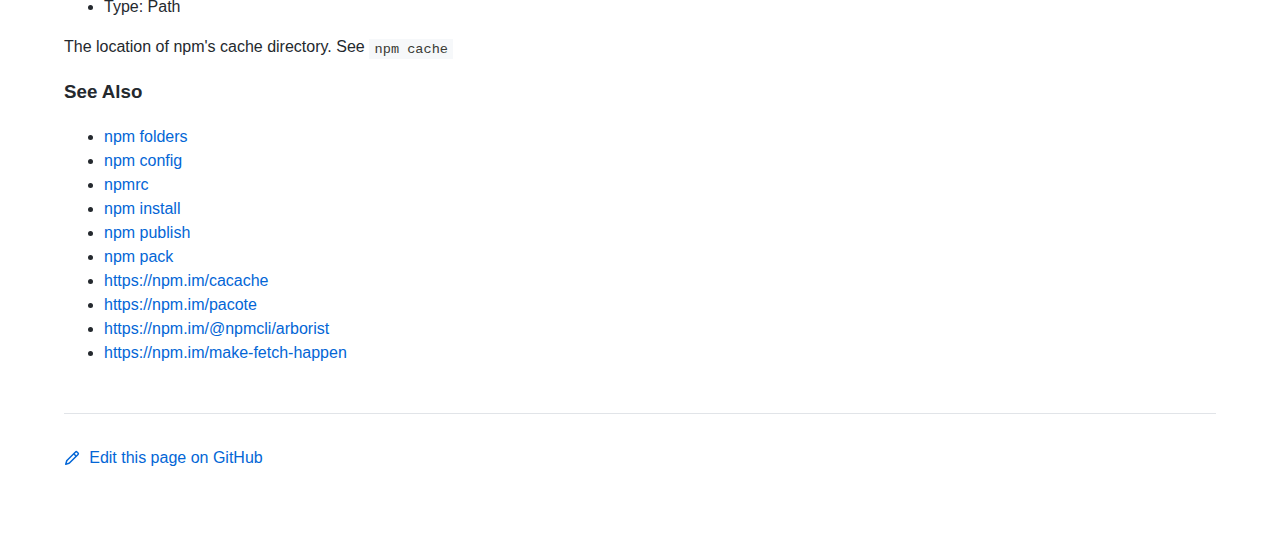
<file: .metadata/.plugins/org.eclipse.wildwebdeveloper.embedder.node/node-v16.14.2-win-x64/node_modules/npm/docs/output/commands/npm-cache.html>
<!DOCTYPE html><html><head>
<meta charset="utf-8">
<title>npm-cache</title>
<style>
body {
    background-color: #ffffff;
    color: #24292e;

    margin: 0;

    line-height: 1.5;

    font-family: -apple-system, BlinkMacSystemFont, "Segoe UI", Helvetica, Arial, sans-serif, "Apple Color Emoji", "Segoe UI Emoji";
}
#rainbar {
    height: 10px;
    background-image: linear-gradient(139deg, #fb8817, #ff4b01, #c12127, #e02aff);
}

a {
    text-decoration: none;
    color: #0366d6;
}
a:hover {
    text-decoration: underline;
}

pre {
    margin: 1em 0px;
    padding: 1em;
    border: solid 1px #e1e4e8;
    border-radius: 6px;

    display: block;
    overflow: auto;

    white-space: pre;

    background-color: #f6f8fa;
    color: #393a34;
}
code {
    font-family: SFMono-Regular, Consolas, "Liberation Mono", Menlo, Courier, monospace;
    font-size: 85%;
    padding: 0.2em 0.4em;
    background-color: #f6f8fa;
    color: #393a34;
}
pre > code {
    padding: 0;
    background-color: inherit;
    color: inherit;
}
h1, h2, h3 {
    font-weight: 600;
}

#logobar {
    background-color: #333333;
    margin: 0 auto;
    padding: 1em 4em;
}
#logobar .logo {
    float: left;
}
#logobar .title {
    font-weight: 600;
    color: #dddddd;
    float: left;
    margin: 5px 0 0 1em;
}
#logobar:after {
    content: "";
    display: block;
    clear: both;
}

#content {
    margin: 0 auto;
    padding: 0 4em;
}

#table_of_contents > h2 {
    font-size: 1.17em;
}
#table_of_contents ul:first-child {
    border: solid 1px #e1e4e8;
    border-radius: 6px;
    padding: 1em;
    background-color: #f6f8fa;
    color: #393a34;
}
#table_of_contents ul {
    list-style-type: none;
    padding-left: 1.5em;
}
#table_of_contents li {
    font-size: 0.9em;
}
#table_of_contents li a {
    color: #000000;
}

header.title {
    border-bottom: solid 1px #e1e4e8;
}
header.title > h1 {
    margin-bottom: 0.25em;
}
header.title > .description {
    display: block;
    margin-bottom: 0.5em;
    line-height: 1;
}

footer#edit {
    border-top: solid 1px #e1e4e8;
    margin: 3em 0 4em 0;
    padding-top: 2em;
}
</style>
</head>
<body>
<div id="banner">
<div id="rainbar"></div>
<div id="logobar">
<svg class="logo" role="img" height="32" width="32" viewBox="0 0 700 700">
<polygon fill="#cb0000" points="0,700 700,700 700,0 0,0"></polygon>
<polygon fill="#ffffff" points="150,550 350,550 350,250 450,250 450,550 550,550 550,150 150,150"></polygon>
</svg>
<div class="title">
npm command-line interface
</div>
</div>
</div>

<section id="content">
<header class="title">
<h1 id="npm-cache">npm-cache</h1>
<span class="description">Manipulates packages cache</span>
</header>

<section id="table_of_contents">
<h2 id="table-of-contents">Table of contents</h2>
<div id="_table_of_contents"><ul><li><a href="#synopsis">Synopsis</a></li><li><a href="#description">Description</a></li><li><a href="#details">Details</a></li><li><a href="#a-note-about-the-caches-design">A note about the cache's design</a></li><li><a href="#configuration">Configuration</a></li><ul><li><a href="#cache"><code>cache</code></a></li></ul><li><a href="#see-also">See Also</a></li></ul></div>
</section>

<div id="_content"><h3 id="synopsis">Synopsis</h3>
<pre lang="bash"><code>npm cache add &lt;tarball file&gt;...
npm cache add &lt;folder&gt;...
npm cache add &lt;tarball url&gt;...
npm cache add &lt;name&gt;@&lt;version&gt;...

npm cache clean
aliases: npm cache clear, npm cache rm

npm cache verify
</code></pre>
<p>Note: This command is unaware of workspaces.</p>
<h3 id="description">Description</h3>
<p>Used to add, list, or clean the npm cache folder.</p>
<ul>
<li>
<p>add:
Add the specified packages to the local cache.  This command is primarily
intended to be used internally by npm, but it can provide a way to
add data to the local installation cache explicitly.</p>
</li>
<li>
<p>clean:
Delete all data out of the cache folder.  Note that this is typically
unnecessary, as npm's cache is self-healing and resistant to data
corruption issues.</p>
</li>
<li>
<p>verify:
Verify the contents of the cache folder, garbage collecting any unneeded
data, and verifying the integrity of the cache index and all cached data.</p>
</li>
</ul>
<h3 id="details">Details</h3>
<p>npm stores cache data in an opaque directory within the configured <code>cache</code>,
named <code>_cacache</code>. This directory is a
<a href="http://npm.im/cacache"><code>cacache</code></a>-based content-addressable cache that
stores all http request data as well as other package-related data. This
directory is primarily accessed through <code>pacote</code>, the library responsible
for all package fetching as of npm@5.</p>
<p>All data that passes through the cache is fully verified for integrity on
both insertion and extraction. Cache corruption will either trigger an
error, or signal to <code>pacote</code> that the data must be refetched, which it will
do automatically. For this reason, it should never be necessary to clear
the cache for any reason other than reclaiming disk space, thus why <code>clean</code>
now requires <code>--force</code> to run.</p>
<p>There is currently no method exposed through npm to inspect or directly
manage the contents of this cache. In order to access it, <code>cacache</code> must be
used directly.</p>
<p>npm will not remove data by itself: the cache will grow as new packages are
installed.</p>
<h3 id="a-note-about-the-caches-design">A note about the cache's design</h3>
<p>The npm cache is strictly a cache: it should not be relied upon as a
persistent and reliable data store for package data. npm makes no guarantee
that a previously-cached piece of data will be available later, and will
automatically delete corrupted contents. The primary guarantee that the
cache makes is that, if it does return data, that data will be exactly the
data that was inserted.</p>
<p>To run an offline verification of existing cache contents, use <code>npm cache verify</code>.</p>
<h3 id="configuration">Configuration</h3>
<!-- raw HTML omitted -->
<!-- raw HTML omitted -->
<!-- raw HTML omitted -->
<h4 id="cache"><code>cache</code></h4>
<ul>
<li>Default: Windows: <code>%LocalAppData%\npm-cache</code>, Posix: <code>~/.npm</code></li>
<li>Type: Path</li>
</ul>
<p>The location of npm's cache directory. See <a href="../commands/npm-cache.html"><code>npm cache</code></a></p>
<!-- raw HTML omitted -->
<!-- raw HTML omitted -->
<!-- raw HTML omitted -->
<h3 id="see-also">See Also</h3>
<ul>
<li><a href="../configuring-npm/folders.html">npm folders</a></li>
<li><a href="../commands/npm-config.html">npm config</a></li>
<li><a href="../configuring-npm/npmrc.html">npmrc</a></li>
<li><a href="../commands/npm-install.html">npm install</a></li>
<li><a href="../commands/npm-publish.html">npm publish</a></li>
<li><a href="../commands/npm-pack.html">npm pack</a></li>
<li><a href="https://npm.im/cacache">https://npm.im/cacache</a></li>
<li><a href="https://npm.im/pacote">https://npm.im/pacote</a></li>
<li><a href="https://npm.im/@npmcli/arborist">https://npm.im/@npmcli/arborist</a></li>
<li><a href="https://npm.im/make-fetch-happen">https://npm.im/make-fetch-happen</a></li>
</ul>
</div>

<footer id="edit">
<a href="https://github.com/npm/cli/edit/latest/docs/content/commands/npm-cache.md">
<svg role="img" viewBox="0 0 16 16" width="16" height="16" fill="currentcolor" style="vertical-align: text-bottom; margin-right: 0.3em;">
<path fill-rule="evenodd" d="M11.013 1.427a1.75 1.75 0 012.474 0l1.086 1.086a1.75 1.75 0 010 2.474l-8.61 8.61c-.21.21-.47.364-.756.445l-3.251.93a.75.75 0 01-.927-.928l.929-3.25a1.75 1.75 0 01.445-.758l8.61-8.61zm1.414 1.06a.25.25 0 00-.354 0L10.811 3.75l1.439 1.44 1.263-1.263a.25.25 0 000-.354l-1.086-1.086zM11.189 6.25L9.75 4.81l-6.286 6.287a.25.25 0 00-.064.108l-.558 1.953 1.953-.558a.249.249 0 00.108-.064l6.286-6.286z"></path>
</svg>
Edit this page on GitHub
</a>
</footer>
</section>



</body></html>
</file>
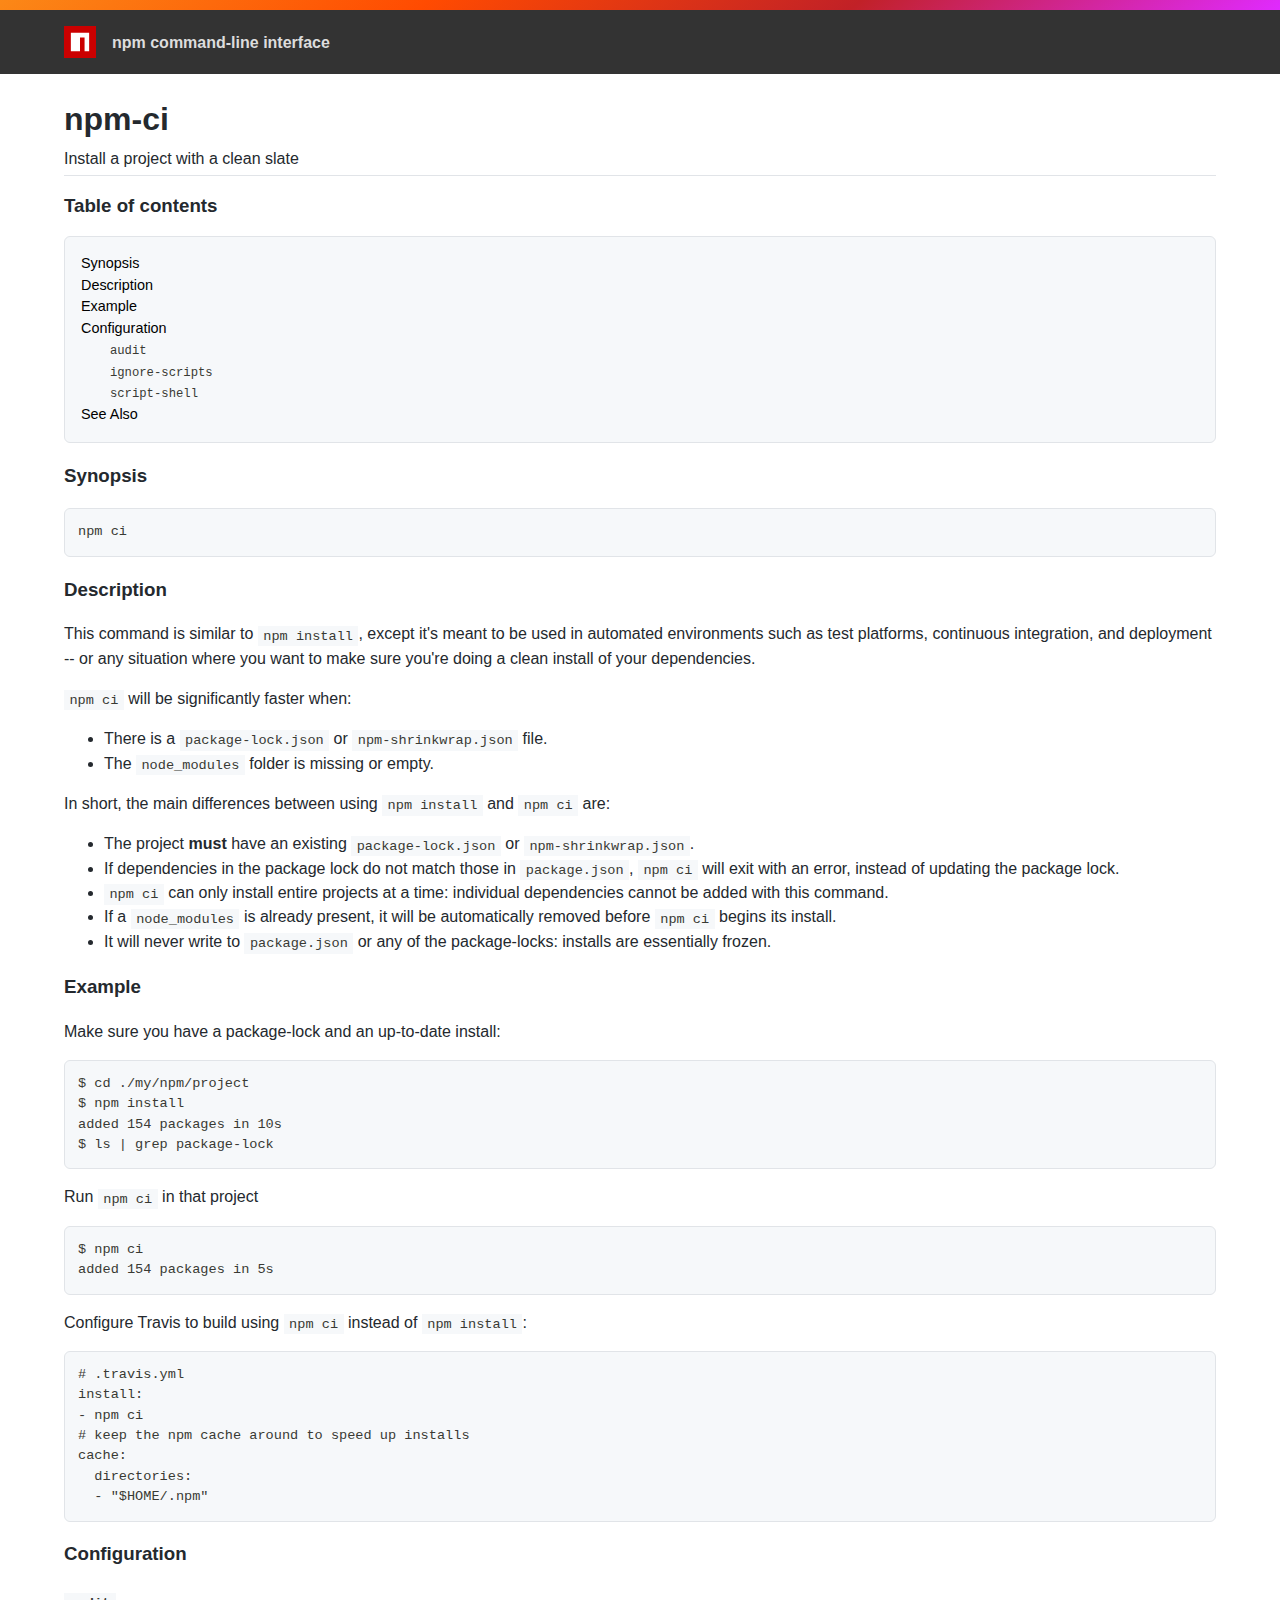
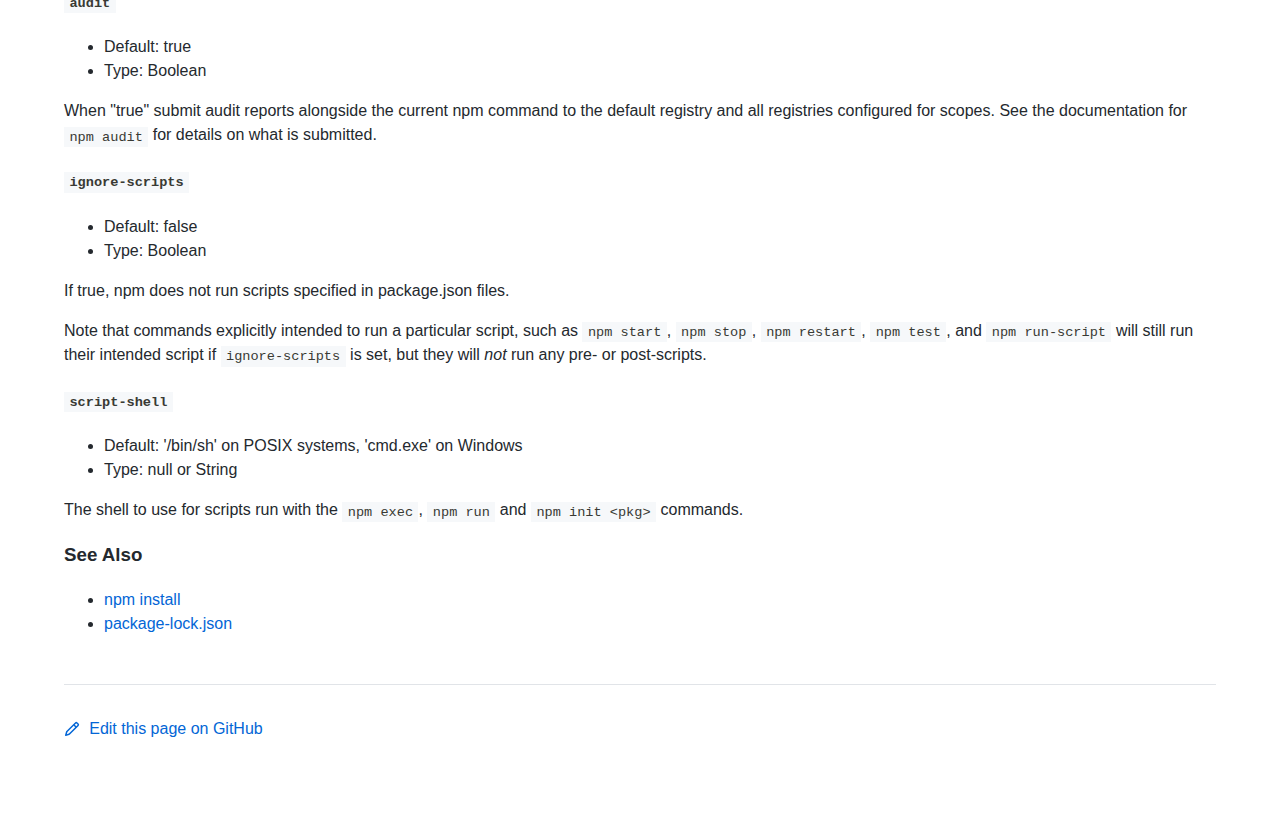
<file: .metadata/.plugins/org.eclipse.wildwebdeveloper.embedder.node/node-v16.14.2-win-x64/node_modules/npm/docs/output/commands/npm-ci.html>
<!DOCTYPE html><html><head>
<meta charset="utf-8">
<title>npm-ci</title>
<style>
body {
    background-color: #ffffff;
    color: #24292e;

    margin: 0;

    line-height: 1.5;

    font-family: -apple-system, BlinkMacSystemFont, "Segoe UI", Helvetica, Arial, sans-serif, "Apple Color Emoji", "Segoe UI Emoji";
}
#rainbar {
    height: 10px;
    background-image: linear-gradient(139deg, #fb8817, #ff4b01, #c12127, #e02aff);
}

a {
    text-decoration: none;
    color: #0366d6;
}
a:hover {
    text-decoration: underline;
}

pre {
    margin: 1em 0px;
    padding: 1em;
    border: solid 1px #e1e4e8;
    border-radius: 6px;

    display: block;
    overflow: auto;

    white-space: pre;

    background-color: #f6f8fa;
    color: #393a34;
}
code {
    font-family: SFMono-Regular, Consolas, "Liberation Mono", Menlo, Courier, monospace;
    font-size: 85%;
    padding: 0.2em 0.4em;
    background-color: #f6f8fa;
    color: #393a34;
}
pre > code {
    padding: 0;
    background-color: inherit;
    color: inherit;
}
h1, h2, h3 {
    font-weight: 600;
}

#logobar {
    background-color: #333333;
    margin: 0 auto;
    padding: 1em 4em;
}
#logobar .logo {
    float: left;
}
#logobar .title {
    font-weight: 600;
    color: #dddddd;
    float: left;
    margin: 5px 0 0 1em;
}
#logobar:after {
    content: "";
    display: block;
    clear: both;
}

#content {
    margin: 0 auto;
    padding: 0 4em;
}

#table_of_contents > h2 {
    font-size: 1.17em;
}
#table_of_contents ul:first-child {
    border: solid 1px #e1e4e8;
    border-radius: 6px;
    padding: 1em;
    background-color: #f6f8fa;
    color: #393a34;
}
#table_of_contents ul {
    list-style-type: none;
    padding-left: 1.5em;
}
#table_of_contents li {
    font-size: 0.9em;
}
#table_of_contents li a {
    color: #000000;
}

header.title {
    border-bottom: solid 1px #e1e4e8;
}
header.title > h1 {
    margin-bottom: 0.25em;
}
header.title > .description {
    display: block;
    margin-bottom: 0.5em;
    line-height: 1;
}

footer#edit {
    border-top: solid 1px #e1e4e8;
    margin: 3em 0 4em 0;
    padding-top: 2em;
}
</style>
</head>
<body>
<div id="banner">
<div id="rainbar"></div>
<div id="logobar">
<svg class="logo" role="img" height="32" width="32" viewBox="0 0 700 700">
<polygon fill="#cb0000" points="0,700 700,700 700,0 0,0"></polygon>
<polygon fill="#ffffff" points="150,550 350,550 350,250 450,250 450,550 550,550 550,150 150,150"></polygon>
</svg>
<div class="title">
npm command-line interface
</div>
</div>
</div>

<section id="content">
<header class="title">
<h1 id="npm-ci">npm-ci</h1>
<span class="description">Install a project with a clean slate</span>
</header>

<section id="table_of_contents">
<h2 id="table-of-contents">Table of contents</h2>
<div id="_table_of_contents"><ul><li><a href="#synopsis">Synopsis</a></li><li><a href="#description">Description</a></li><li><a href="#example">Example</a></li><li><a href="#configuration">Configuration</a></li><ul><li><a href="#audit"><code>audit</code></a></li><li><a href="#ignore-scripts"><code>ignore-scripts</code></a></li><li><a href="#script-shell"><code>script-shell</code></a></li></ul><li><a href="#see-also">See Also</a></li></ul></div>
</section>

<div id="_content"><h3 id="synopsis">Synopsis</h3>
<pre lang="bash"><code>npm ci
</code></pre>
<h3 id="description">Description</h3>
<p>This command is similar to <a href="../commands/npm-install.html"><code>npm install</code></a>, except
it's meant to be used in automated environments such as test platforms,
continuous integration, and deployment -- or any situation where you want
to make sure you're doing a clean install of your dependencies.</p>
<p><code>npm ci</code> will be significantly faster when:</p>
<ul>
<li>There is a <code>package-lock.json</code> or <code>npm-shrinkwrap.json</code> file.</li>
<li>The <code>node_modules</code> folder is missing or empty.</li>
</ul>
<p>In short, the main differences between using <code>npm install</code> and <code>npm ci</code> are:</p>
<ul>
<li>The project <strong>must</strong> have an existing <code>package-lock.json</code> or
<code>npm-shrinkwrap.json</code>.</li>
<li>If dependencies in the package lock do not match those in <code>package.json</code>,
<code>npm ci</code> will exit with an error, instead of updating the package lock.</li>
<li><code>npm ci</code> can only install entire projects at a time: individual
dependencies cannot be added with this command.</li>
<li>If a <code>node_modules</code> is already present, it will be automatically removed
before <code>npm ci</code> begins its install.</li>
<li>It will never write to <code>package.json</code> or any of the package-locks:
installs are essentially frozen.</li>
</ul>
<h3 id="example">Example</h3>
<p>Make sure you have a package-lock and an up-to-date install:</p>
<pre lang="bash"><code>$ cd ./my/npm/project
$ npm install
added 154 packages in 10s
$ ls | grep package-lock
</code></pre>
<p>Run <code>npm ci</code> in that project</p>
<pre lang="bash"><code>$ npm ci
added 154 packages in 5s
</code></pre>
<p>Configure Travis to build using <code>npm ci</code> instead of <code>npm install</code>:</p>
<pre lang="bash"><code># .travis.yml
install:
- npm ci
# keep the npm cache around to speed up installs
cache:
  directories:
  - "$HOME/.npm"
</code></pre>
<h3 id="configuration">Configuration</h3>
<!-- raw HTML omitted -->
<!-- raw HTML omitted -->
<!-- raw HTML omitted -->
<h4 id="audit"><code>audit</code></h4>
<ul>
<li>Default: true</li>
<li>Type: Boolean</li>
</ul>
<p>When "true" submit audit reports alongside the current npm command to the
default registry and all registries configured for scopes. See the
documentation for <a href="../commands/npm-audit.html"><code>npm audit</code></a> for details on what is
submitted.</p>
<!-- raw HTML omitted -->
<!-- raw HTML omitted -->
<h4 id="ignore-scripts"><code>ignore-scripts</code></h4>
<ul>
<li>Default: false</li>
<li>Type: Boolean</li>
</ul>
<p>If true, npm does not run scripts specified in package.json files.</p>
<p>Note that commands explicitly intended to run a particular script, such as
<code>npm start</code>, <code>npm stop</code>, <code>npm restart</code>, <code>npm test</code>, and <code>npm run-script</code>
will still run their intended script if <code>ignore-scripts</code> is set, but they
will <em>not</em> run any pre- or post-scripts.</p>
<!-- raw HTML omitted -->
<!-- raw HTML omitted -->
<h4 id="script-shell"><code>script-shell</code></h4>
<ul>
<li>Default: '/bin/sh' on POSIX systems, 'cmd.exe' on Windows</li>
<li>Type: null or String</li>
</ul>
<p>The shell to use for scripts run with the <code>npm exec</code>, <code>npm run</code> and <code>npm init &lt;pkg&gt;</code> commands.</p>
<!-- raw HTML omitted -->
<!-- raw HTML omitted -->
<!-- raw HTML omitted -->
<h3 id="see-also">See Also</h3>
<ul>
<li><a href="../commands/npm-install.html">npm install</a></li>
<li><a href="../configuring-npm/package-lock-json.html">package-lock.json</a></li>
</ul>
</div>

<footer id="edit">
<a href="https://github.com/npm/cli/edit/latest/docs/content/commands/npm-ci.md">
<svg role="img" viewBox="0 0 16 16" width="16" height="16" fill="currentcolor" style="vertical-align: text-bottom; margin-right: 0.3em;">
<path fill-rule="evenodd" d="M11.013 1.427a1.75 1.75 0 012.474 0l1.086 1.086a1.75 1.75 0 010 2.474l-8.61 8.61c-.21.21-.47.364-.756.445l-3.251.93a.75.75 0 01-.927-.928l.929-3.25a1.75 1.75 0 01.445-.758l8.61-8.61zm1.414 1.06a.25.25 0 00-.354 0L10.811 3.75l1.439 1.44 1.263-1.263a.25.25 0 000-.354l-1.086-1.086zM11.189 6.25L9.75 4.81l-6.286 6.287a.25.25 0 00-.064.108l-.558 1.953 1.953-.558a.249.249 0 00.108-.064l6.286-6.286z"></path>
</svg>
Edit this page on GitHub
</a>
</footer>
</section>



</body></html>
</file>
<file: .metadata/.plugins/org.eclipse.wildwebdeveloper.embedder.node/node-v16.14.2-win-x64/node_modules/npm/node_modules/unique-filename/coverage/prettify.css>
.pln{color:#000}@media screen{.str{color:#080}.kwd{color:#008}.com{color:#800}.typ{color:#606}.lit{color:#066}.pun,.opn,.clo{color:#660}.tag{color:#008}.atn{color:#606}.atv{color:#080}.dec,.var{color:#606}.fun{color:red}}@media print,projection{.str{color:#060}.kwd{color:#006;font-weight:bold}.com{color:#600;font-style:italic}.typ{color:#404;font-weight:bold}.lit{color:#044}.pun,.opn,.clo{color:#440}.tag{color:#006;font-weight:bold}.atn{color:#404}.atv{color:#060}}pre.prettyprint{padding:2px;border:1px solid #888}ol.linenums{margin-top:0;margin-bottom:0}li.L0,li.L1,li.L2,li.L3,li.L5,li.L6,li.L7,li.L8{list-style-type:none}li.L1,li.L3,li.L5,li.L7,li.L9{background:#eee}
</file>
<file: .metadata/.plugins/org.eclipse.wildwebdeveloper.embedder.node/node-v16.14.2-win-x64/node_modules/npm/node_modules/unique-filename/coverage/base.css>
body, html {
    margin:0; padding: 0;
}
body {
    font-family: Helvetica Neue, Helvetica,Arial;
    font-size: 10pt;
}
div.header, div.footer {
    background: #eee;
    padding: 1em;
}
div.header {
    z-index: 100;
    position: fixed;
    top: 0;
    border-bottom: 1px solid #666;
    width: 100%;
}
div.footer {
    border-top: 1px solid #666;
}
div.body {
    margin-top: 10em;
}
div.meta {
    font-size: 90%;
    text-align: center;
}
h1, h2, h3 {
    font-weight: normal;
}
h1 {
    font-size: 12pt;
}
h2 {
    font-size: 10pt;
}
pre {
    font-family: Consolas, Menlo, Monaco, monospace;
    margin: 0;
    padding: 0;
    line-height: 1.3;
    font-size: 14px;
    -moz-tab-size: 2;
    -o-tab-size:  2;
    tab-size: 2;
}

div.path { font-size: 110%; }
div.path a:link, div.path a:visited { color: #000; }
table.coverage { border-collapse: collapse; margin:0; padding: 0 }

table.coverage td {
    margin: 0;
    padding: 0;
    color: #111;
    vertical-align: top;
}
table.coverage td.line-count {
    width: 50px;
    text-align: right;
    padding-right: 5px;
}
table.coverage td.line-coverage {
    color: #777 !important;
    text-align: right;
    border-left: 1px solid #666;
    border-right: 1px solid #666;
}

table.coverage td.text {
}

table.coverage td span.cline-any {
    display: inline-block;
    padding: 0 5px;
    width: 40px;
}
table.coverage td span.cline-neutral {
    background: #eee;
}
table.coverage td span.cline-yes {
    background: #b5d592;
    color: #999;
}
table.coverage td span.cline-no {
    background: #fc8c84;
}

.cstat-yes { color: #111; }
.cstat-no { background: #fc8c84; color: #111; }
.fstat-no { background: #ffc520; color: #111 !important; }
.cbranch-no { background:  yellow !important; color: #111; }

.cstat-skip { background: #ddd; color: #111; }
.fstat-skip { background: #ddd; color: #111 !important; }
.cbranch-skip { background: #ddd !important; color: #111; }

.missing-if-branch {
    display: inline-block;
    margin-right: 10px;
    position: relative;
    padding: 0 4px;
    background: black;
    color: yellow;
}

.skip-if-branch {
    display: none;
    margin-right: 10px;
    position: relative;
    padding: 0 4px;
    background: #ccc;
    color: white;
}

.missing-if-branch .typ, .skip-if-branch .typ {
    color: inherit !important;
}

.entity, .metric { font-weight: bold; }
.metric { display: inline-block; border: 1px solid #333; padding: 0.3em; background: white; }
.metric small { font-size: 80%; font-weight: normal; color: #666; }

div.coverage-summary table { border-collapse: collapse; margin: 3em; font-size: 110%; }
div.coverage-summary td, div.coverage-summary table  th { margin: 0; padding: 0.25em 1em; border-top: 1px solid #666; border-bottom: 1px solid #666; }
div.coverage-summary th { text-align: left; border: 1px solid #666; background: #eee; font-weight: normal; }
div.coverage-summary th.file { border-right: none !important; }
div.coverage-summary th.pic { border-left: none !important; text-align: right; }
div.coverage-summary th.pct { border-right: none !important; }
div.coverage-summary th.abs { border-left: none !important; text-align: right; }
div.coverage-summary td.pct { text-align: right; border-left: 1px solid #666; }
div.coverage-summary td.abs { text-align: right; font-size: 90%; color: #444; border-right: 1px solid #666; }
div.coverage-summary td.file { border-left: 1px solid #666; white-space: nowrap;  }
div.coverage-summary td.pic { min-width: 120px !important;  }
div.coverage-summary a:link { text-decoration: none; color: #000; }
div.coverage-summary a:visited { text-decoration: none; color: #777; }
div.coverage-summary a:hover { text-decoration: underline; }
div.coverage-summary tfoot td { border-top: 1px solid #666; }

div.coverage-summary .sorter {
    height: 10px;
    width: 7px;
    display: inline-block;
    margin-left: 0.5em;
    background: url(sort-arrow-sprite.png) no-repeat scroll 0 0 transparent;
}
div.coverage-summary .sorted .sorter {
    background-position: 0 -20px;
}
div.coverage-summary .sorted-desc .sorter {
    background-position: 0 -10px;
}

.high { background: #b5d592 !important; }
.medium { background: #ffe87c !important; }
.low { background: #fc8c84 !important; }

span.cover-fill, span.cover-empty {
    display:inline-block;
    border:1px solid #444;
    background: white;
    height: 12px;
}
span.cover-fill {
    background: #ccc;
    border-right: 1px solid #444;
}
span.cover-empty {
    background: white;
    border-left: none;
}
span.cover-full {
    border-right: none !important;
}
pre.prettyprint {
    border: none !important;
    padding: 0 !important;
    margin: 0 !important;
}
.com { color: #999 !important; }
.ignore-none { color: #999; font-weight: normal; }
</file>
<file: src/styles.css>
*{
  margin: 0;
  padding: 0;
  box-sizing: border-box;
  font-family: "Poppins", sans-serif;  
}
body{
   display: flex
   justify-content: center;
   align-items: center;
   min_height: 100vh;
   background: black;

}
</file>
<file: bin/src/styles.css>
*{
  margin: 0;
  padding: 0;
  box-sizing: border-box;
  font-family: "Poppins", sans-serif;  
}
body{
   display: flex
   justify-content: center;
   align-items: center;
   min_height: 100vh;
   background: black;

}
</file>
